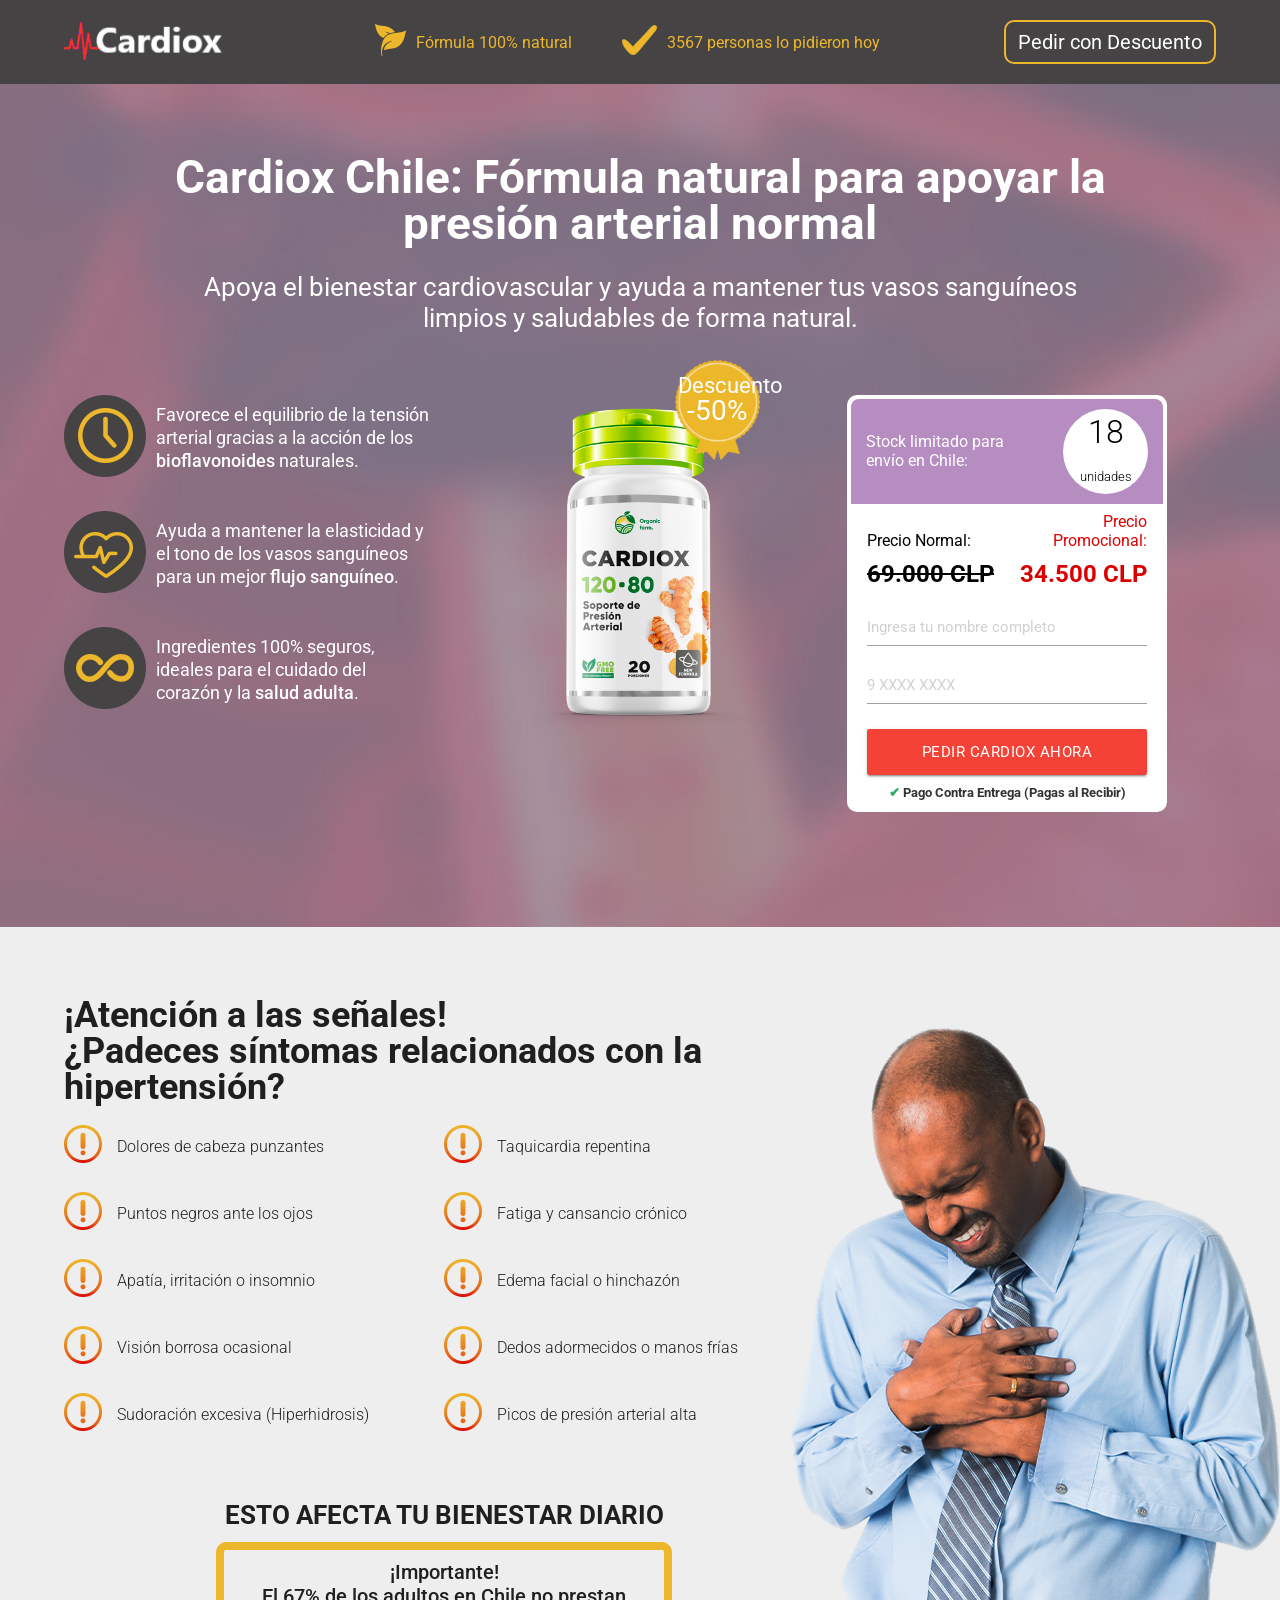
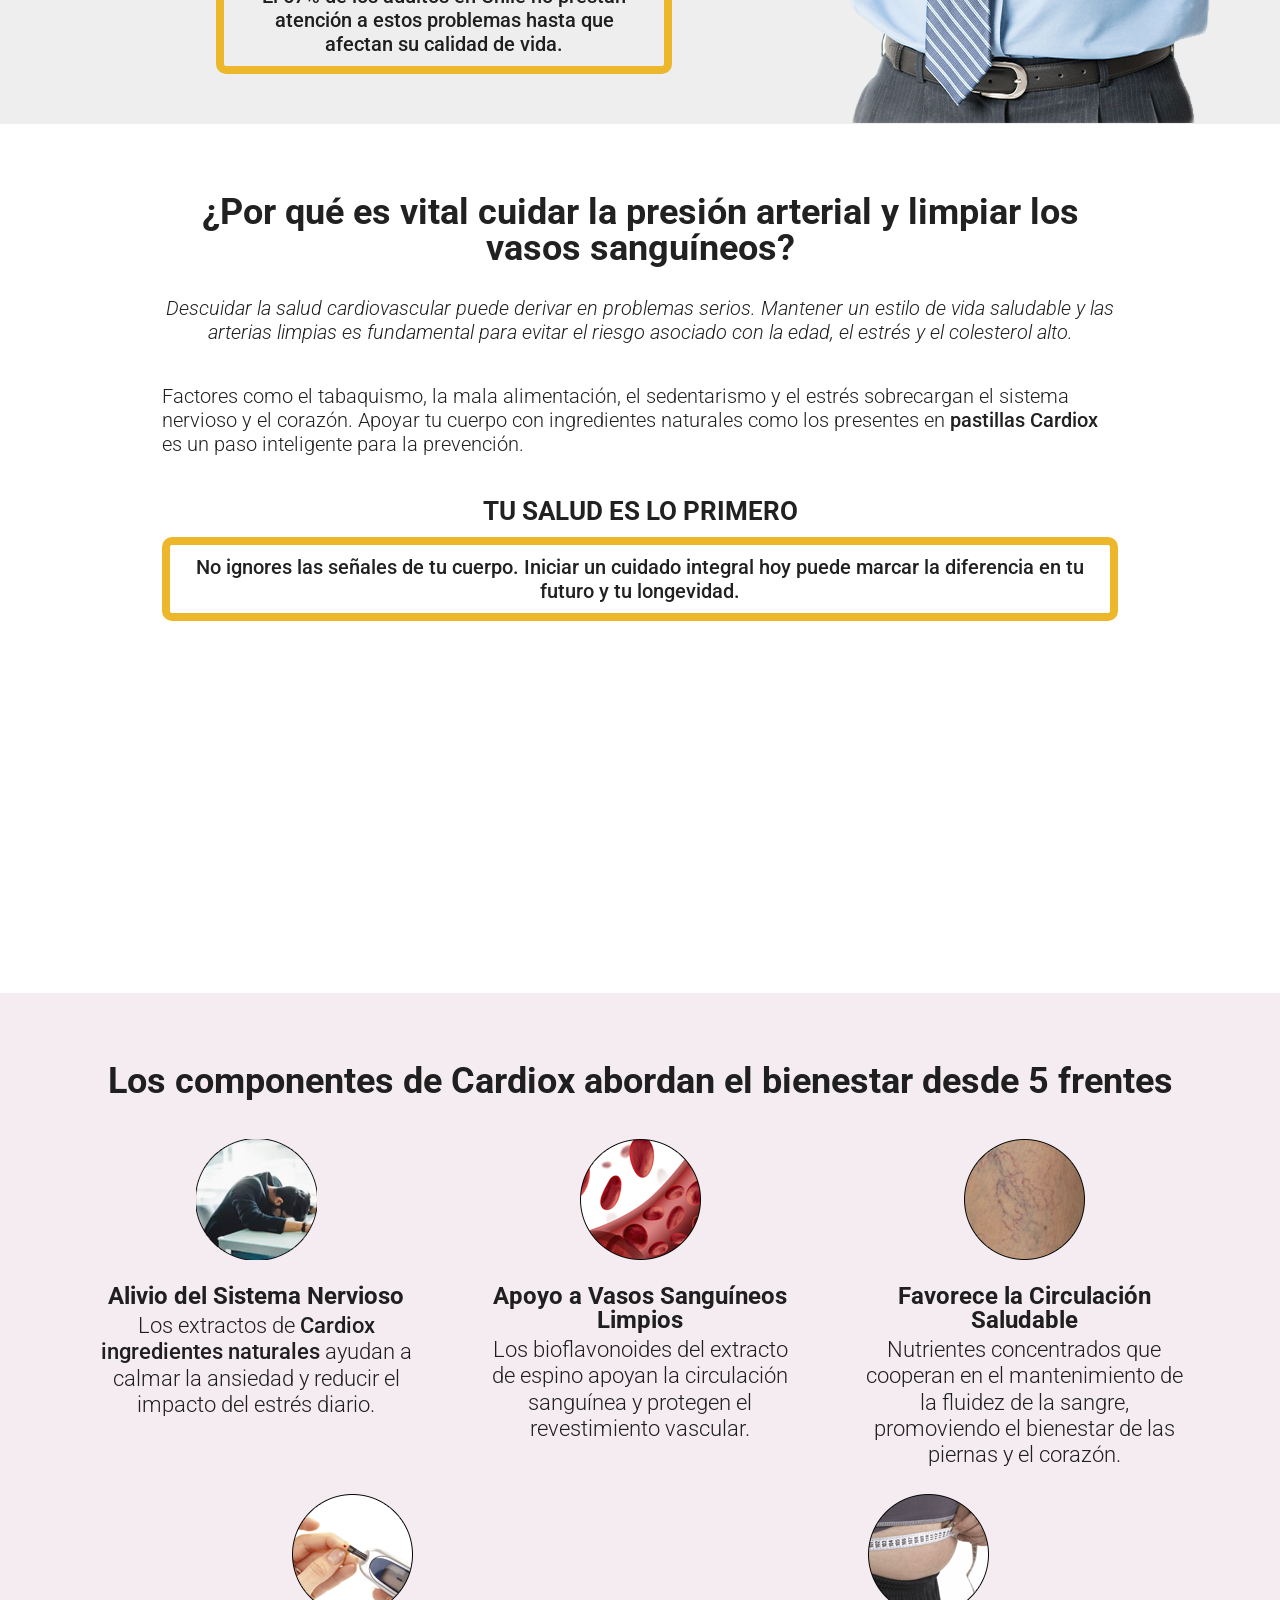
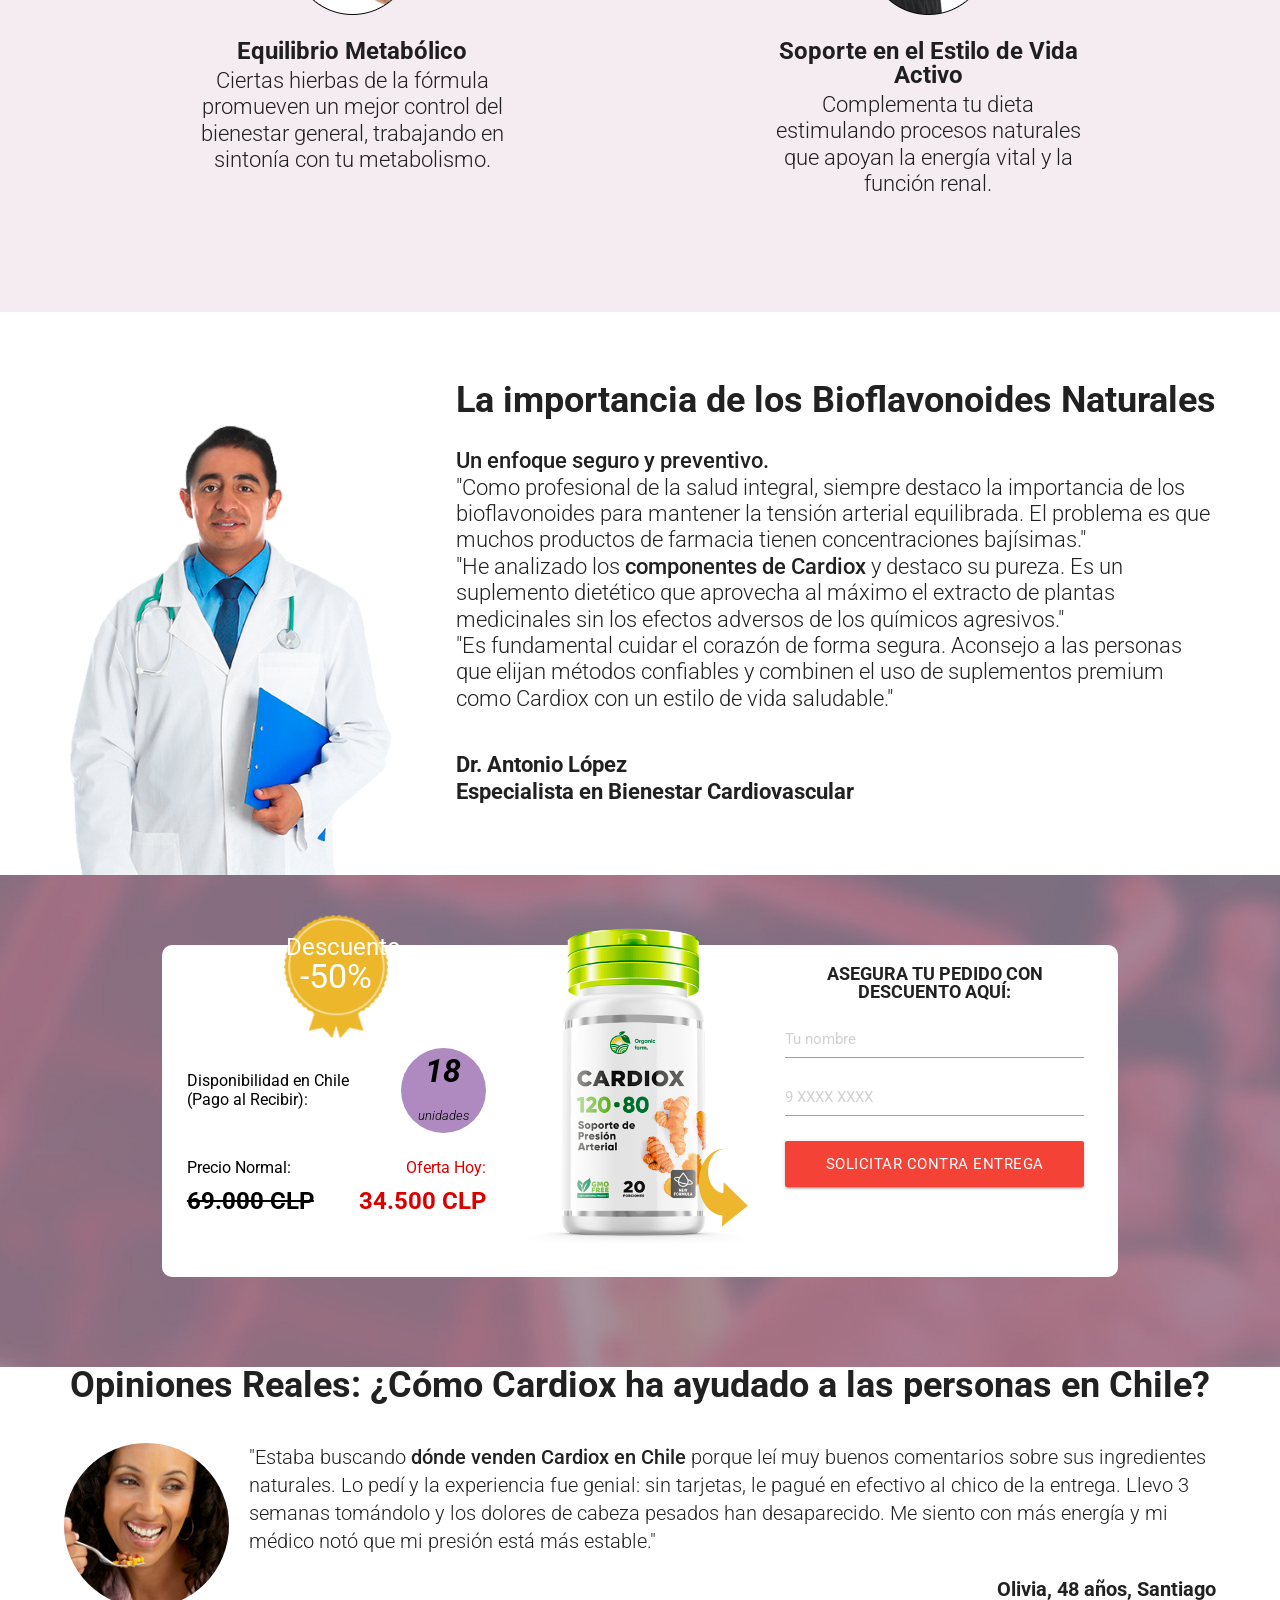
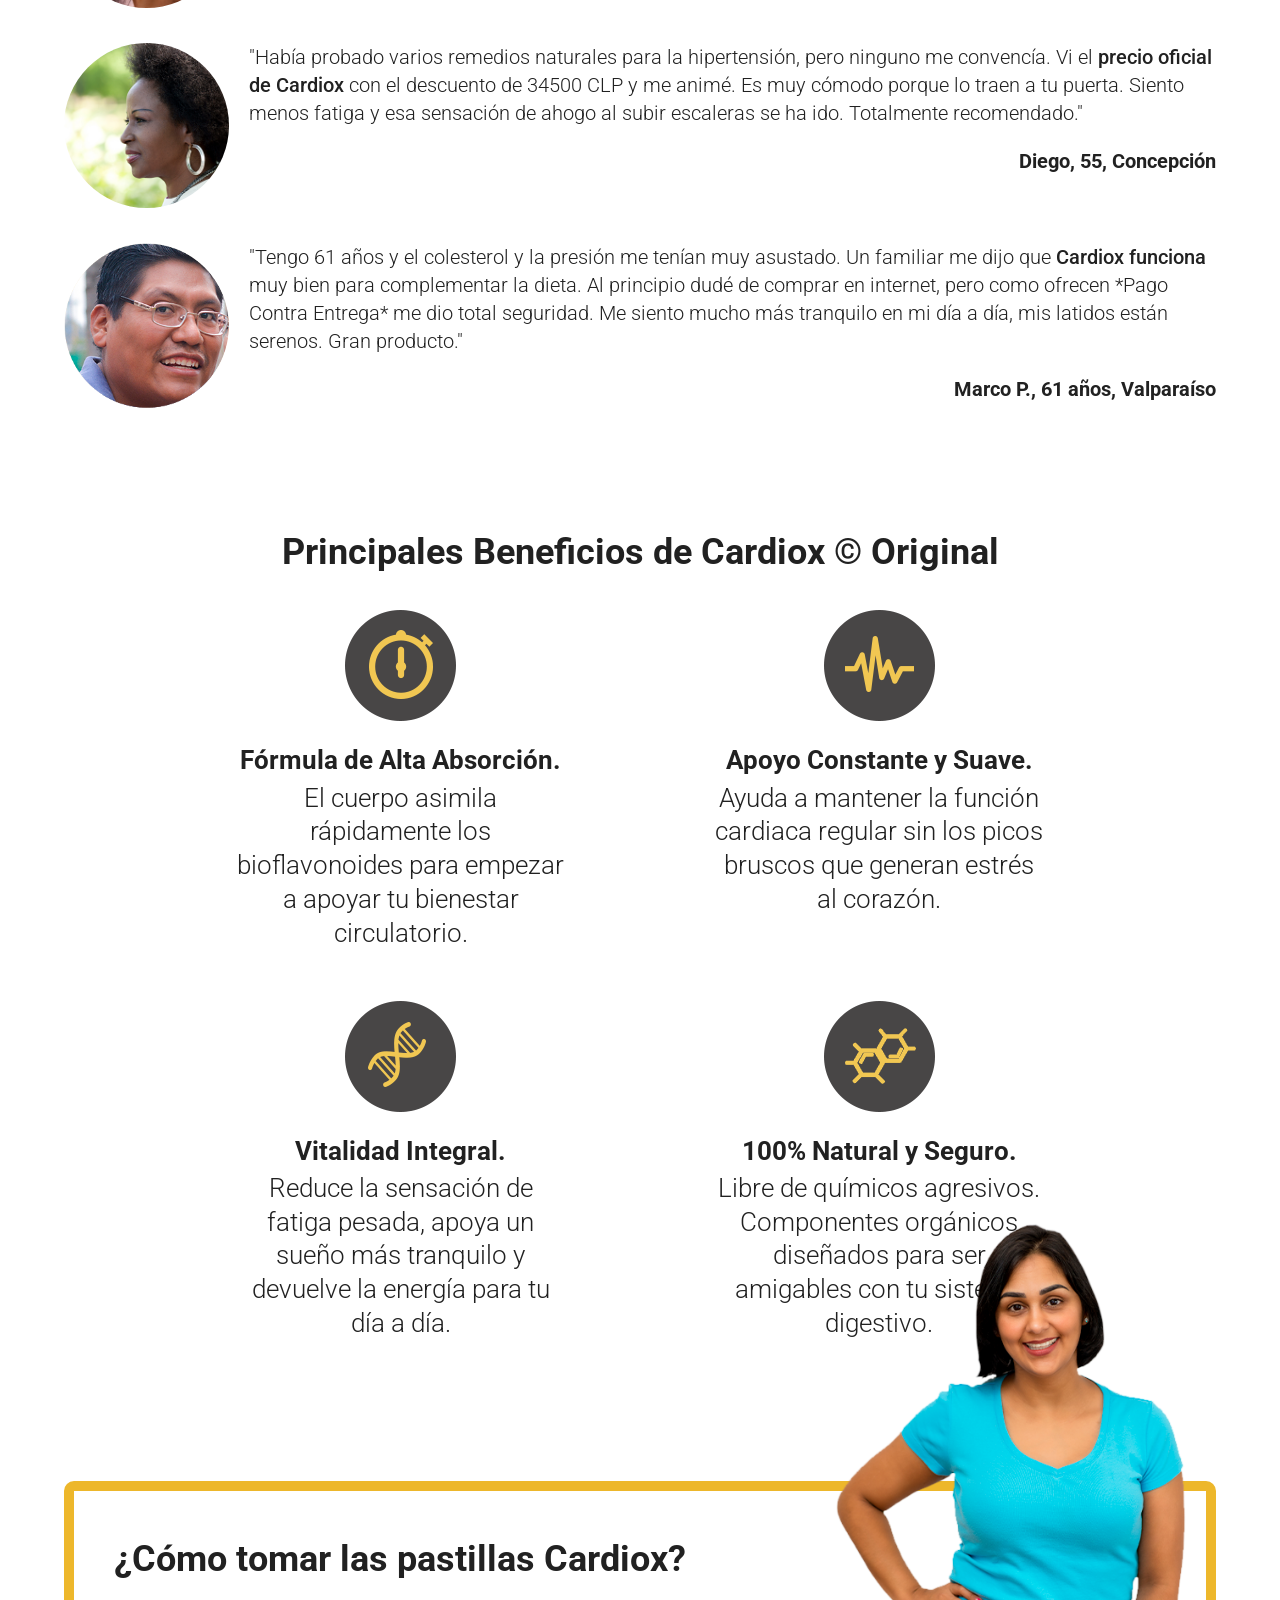
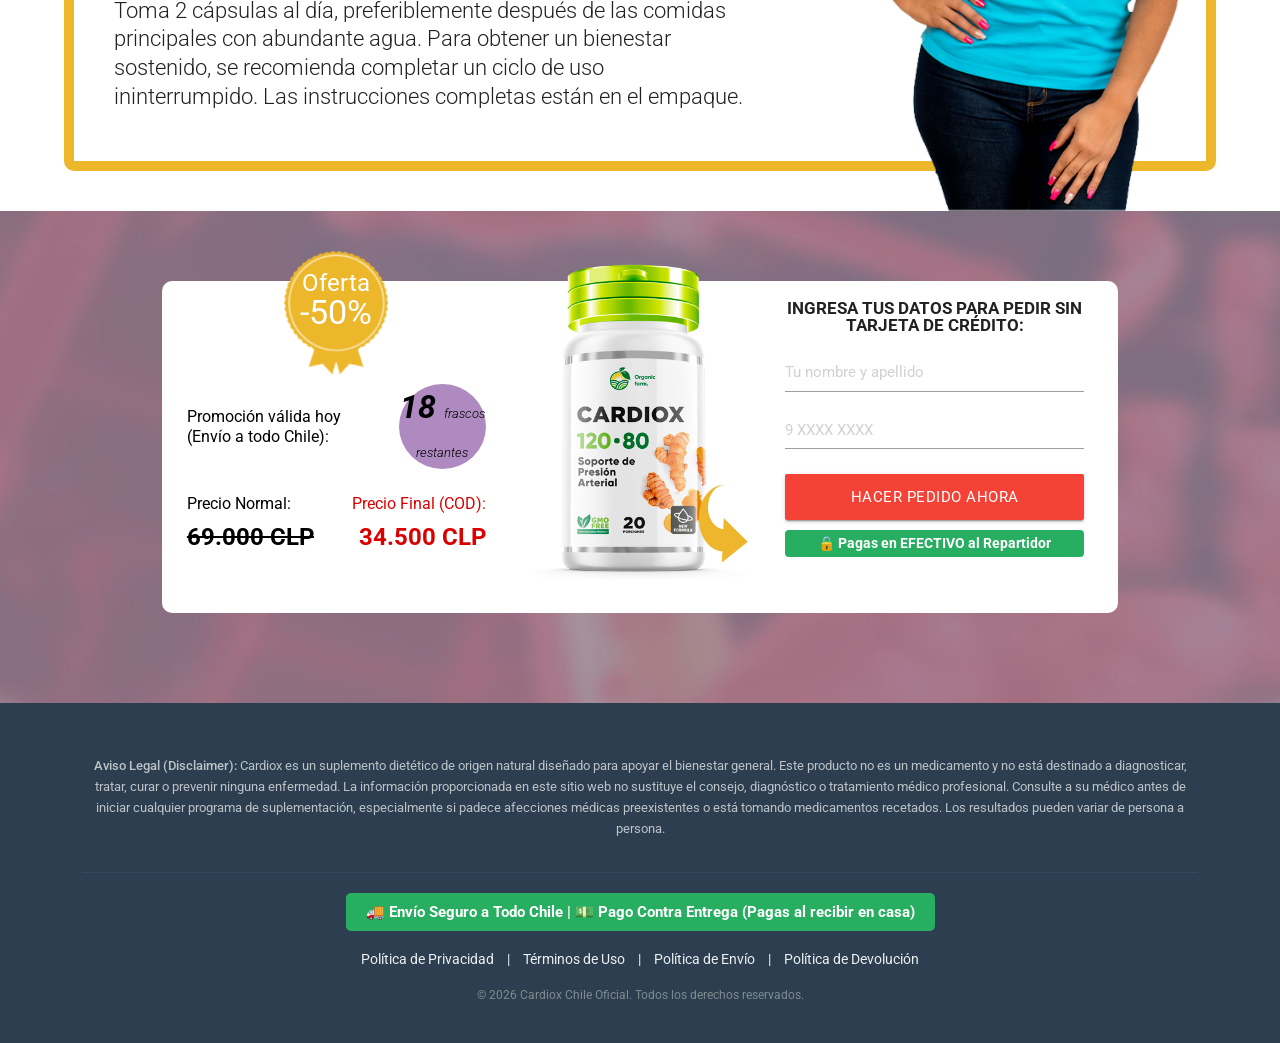
<file: index.html>
<!DOCTYPE html>
<html lang="es-CL">
<head>
	<meta charset="UTF-8">
	<meta name="viewport" content="width=device-width, initial-scale=1.0">
	<meta http-equiv="X-UA-Compatible" content="ie=edge">
	<title>Cardiox Chile | Oferta 50% de Descuento | Pago al Recibir</title>
	<link rel="shortcut icon" href="img/favicon.png" type="image/x-icon">
	<link rel="preconnect" href="https://fonts.googleapis.com">
	<link rel="preconnect" href="https://fonts.gstatic.com" crossorigin>
	<link href="https://fonts.googleapis.com/css2?family=Roboto:wght@300;400&display=swap" rel="stylesheet">
	<link href="css/materialize.min.css" rel="stylesheet">
	<link href="css/animate.css" rel="stylesheet">
	<link href="css/style.css" rel="stylesheet">

    <script type="text/javascript" src="script_land.js" defer></script>

    <meta name="description" content="Pide Cardiox Original en Chile con un 50% de descuento. Fórmula natural para tu bienestar cardiovascular. Paga 34.500 CLP solo al recibir en casa. ¡Pide hoy!">
    <meta name="keywords" content="Cardiox, Cardiox Chile, comprar Cardiox, precio de Cardiox, Cardiox pago contra entrega, Cardiox opiniones, hipertensión">
    <link rel="canonical" href="https://cardiox-cl.vercel.app/">
    <meta name="robots" content="index, follow">
    <meta name="author" content="Cardiox Oficial">
    <meta http-equiv="content-language" content="es-CL">
    <meta name="geo.region" content="CL">

    <meta property="og:title" content="Cardiox Chile | Oferta 50% de Descuento | Pago al Recibir">
    <meta property="og:description" content="Pide Cardiox Original en Chile. Paga 34.500 CLP solo al recibir el producto en tu domicilio. Fórmula segura y natural.">
    <meta property="og:type" content="product">
    <meta property="og:url" content="https://cardiox-cl.vercel.app/">
    <meta property="og:image" content="https://cardiox-cl.vercel.app/img/cardiox-bottle.png">
    <meta property="og:locale" content="es_CL">

    <meta name="twitter:card" content="summary_large_image">
    <meta name="twitter:title" content="Cardiox Chile | Oferta 50% | Paga al Recibir">
    <meta name="twitter:description" content="Pide Cardiox Original en Chile con descuento. Paga seguro al recibir en la puerta de tu casa.">

    <link rel="dns-prefetch" href="https://fonts.googleapis.com">

    <script type="application/ld+json">
    {
      "@context": "https://schema.org",
      "@graph": [
        {
          "@type": "Product",
          "@id": "https://cardiox-cl.vercel.app/#product",
          "name": "Cardiox",
          "description": "Suplemento natural diseñado para apoyar el bienestar cardiovascular. Fórmula premium basada en ingredientes naturales. Compra segura con pago contra entrega en todo Chile.",
          "image": "https://cardiox-cl.vercel.app/img/cardiox-bottle.png",
          "brand": {
            "@type": "Brand",
            "name": "Cardiox"
          },
          "sku": "CARDIOX-CL-001",
          "offers": {
            "@type": "Offer",
            "url": "https://cardiox-cl.vercel.app/",
            "priceCurrency": "CLP",
            "price": "34500",
            "priceValidUntil": "2026-12-31",
            "itemCondition": "https://schema.org/NewCondition",
            "availability": "https://schema.org/InStock",
            "seller": {
              "@type": "Organization",
              "name": "Cardiox Chile Oficial"
            }
          },
          "aggregateRating": {
            "@type": "AggregateRating",
            "ratingValue": "4.8",
            "reviewCount": "124"
          },
          "review": [
            {
              "@type": "Review",
              "author": {
                "@type": "Person",
                "name": "María González"
              },
              "datePublished": "2025-02-15",
              "reviewBody": "Llegó muy rápido y lo mejor es que pagué directamente al repartidor. Me da mucha confianza.",
              "reviewRating": {
                "@type": "Rating",
                "ratingValue": "5"
              }
            },
            {
              "@type": "Review",
              "author": {
                "@type": "Person",
                "name": "Carlos Rodríguez"
              },
              "datePublished": "2025-03-02",
              "reviewBody": "Excelente servicio. El producto llegó sellado y pagué en efectivo. Totalmente recomendado.",
              "reviewRating": {
                "@type": "Rating",
                "ratingValue": "5"
              }
            }
          ]
        },
        {
          "@type": "FAQPage",
          "@id": "https://cardiox-cl.vercel.app/#faq",
          "mainEntity": [
            {
              "@type": "Question",
              "name": "¿Es seguro comprar Cardiox en Chile?",
              "acceptedAnswer": {
                "@type": "Answer",
                "text": "Sí, es 100% seguro. Utilizamos el método de Pago Contra Entrega (COD), lo que significa que no necesitas tarjeta de crédito. Pagas el producto en efectivo directamente al repartidor una vez que lo recibes en tus manos."
              }
            },
            {
              "@type": "Question",
              "name": "¿Cuál es el precio de Cardiox?",
              "acceptedAnswer": {
                "@type": "Answer",
                "text": "Actualmente tenemos una oferta especial del 50% de descuento. El precio final es de 34.500 CLP por unidad. No hay cargos ocultos."
              }
            },
            {
              "@type": "Question",
              "name": "¿Cuánto tarda en llegar el envío?",
              "acceptedAnswer": {
                "@type": "Answer",
                "text": "Los envíos se procesan rápidamente. Dependiendo de tu ubicación en Chile, la entrega suele realizarse en un plazo de 2 a 5 días hábiles."
              }
            }
          ]
        },
        {
          "@type": "WebSite",
          "@id": "https://cardiox-cl.vercel.app/#website",
          "url": "https://cardiox-cl.vercel.app/",
          "name": "Cardiox Chile Oficial"
        },
        {
          "@type": "MedicalWebPage",
          "@id": "https://cardiox-cl.vercel.app/#medicalpage",
          "about": {
            "@type": "HealthTopicContent",
            "name": "Salud Cardiovascular y Suplementos Naturales"
          }
        }
      ]
    }
    </script>

<!-- Google tag (gtag.js) -->
<script async src="https://www.googletagmanager.com/gtag/js?id=AW-17644103603"></script>
<script>
  window.dataLayer = window.dataLayer || [];
  function gtag(){dataLayer.push(arguments);}
  gtag('js', new Date());

  gtag('config', 'AW-17644103603');
</script>

	<script defer
  data-tag="CDPXo0N9KJPqARVeEL4ZQn" 
  src="https://cdn.cckdl.com/js/base.min.js">
</script>

	<meta name="google-site-verification" content="OZ9y92gjrVGx7BCZrwjEiJqnUBSMea5Pd7iJuMbMOGk" />

	<script type="text/javascript">
    (function(c,l,a,r,i,t,y){
        c[a]=c[a]||function(){(c[a].q=c[a].q||[]).push(arguments)};
        t=l.createElement(r);t.async=1;t.src="https://www.clarity.ms/tag/"+i;
        y=l.getElementsByTagName(r)[0];y.parentNode.insertBefore(t,y);
    })(window, document, "clarity", "script", "wxtbl3g81x");
</script>
</head>
<body>

	<div class="preloader-background" style="display:none">
		<div class="preloader-wrapper big active" style="display:none">
			<div class="spinner-layer spinner-blue-only">
				<div class="circle-clipper left">
					<div class="circle"></div>
				</div>
				<div class="gap-patch">
					<div class="circle"></div>
				</div>
				<div class="circle-clipper right">
					<div class="circle"></div>
				</div>
			</div>
		</div>
	</div>
	<main>
		<header>
			<div class="container">
				<div class="row m-0">
					<div class="col xl12 l12 m12 s12">
						<div class="headerContent">
							<div class="logoBox img_box"><img alt="Cardiox Original Logo" src="img/logo.png"></div>
							<div class="headerContent-items">
								<div class="headerItem">
									<div class="headerItem-icon"><img alt="Fórmula 100% orgânica" src="img/headericon_01.png"></div>
									<div class="headerItem-text">Fórmula 100% natural</div>
								</div>
								<div class="headerItem">
									<div class="headerItem-icon"><img alt="Pedidos de Cardiox" src="img/headericon_02.png"></div>
									<div class="headerItem-text">3567 personas lo pidieron hoy</div>
								</div>
							</div>
							<a href="#form" class="headerButton" >Pedir con Descuento</a>
						</div>
					</div>
				</div>
			</div>
		</header>
        
		<section class="block_01">
			<div class="container">
				<div class="row">
					<div class="col xl10 offset-xl1 l12 m12 s12">
						<h1 class="block_01-title">Cardiox Chile: Fórmula natural para apoyar la presión arterial normal</h1>
						<p class="block_01-subtitle">Apoya el bienestar cardiovascular y ayuda a mantener tus vasos sanguíneos limpios y saludables de forma natural.</p>
					</div>
				</div>
				<div class="row">
					<div class="col xl4 l4 m12 s12">
						<div class="plusesItem dflex">
							<div class="img_box plusesItem-icon"><img alt="Normaliza la presión" src="img/plusico_01.png"></div>
							<div class="plusesItem-text">Favorece el equilibrio de la tensión arterial gracias a la acción de los <strong>bioflavonoides</strong> naturales.</div>
						</div>
						<div class="plusesItem dflex">
							<div class="img_box plusesItem-icon"><img alt="Elasticidad de vasos" src="img/plusico_02.png"></div>
							<div class="plusesItem-text">Ayuda a mantener la elasticidad y el tono de los vasos sanguíneos para un mejor <strong>flujo sanguíneo</strong>.</div>
						</div>
						<div class="plusesItem dflex">
							<div class="img_box plusesItem-icon"><img alt="Seguro y natural" src="img/plusico_03.png"></div>
							<div class="plusesItem-text">Ingredientes 100% seguros, ideales para el cuidado del corazón y la <strong>salud adulta</strong>.</div>
						</div>
					</div>
					<div class="col xl4 l4 m6 s12">
						<div class="img_box productBox">
							<img alt="Botella de Cardiox 34500 CLP" src="img/product.png">
							<div class="obj saleBox">Descuento <span> -50% </span></div>
						</div>
					</div>
					<div class="col xl4 l4 m6 s12">
						<div class="formBox">
							<div class="dflex formBox-header">
								<div class="formBox-header__text">Stock limitado para envío en Chile:</div>
								<div class="valign-wrapper formBox-header__count">
									<div><span class="countBox"> 18 </span><b> unidades </b></div>
								</div>
							</div>
							<div class="formBox-content">
								<div class="dflex priceBox">
									<div class="priceBox-item">
										<div class="oldPrice">
											<div class="priceBox-title">Precio Normal:</div>
											<div class="priceBox-info al-cost-promo"> 69000 CLP</div>
										</div>
									</div>
									<div class="priceBox-item">
										<div class="newPrice">
											<div class="priceBox-title">Precio Promocional:</div>
											<div class="priceBox-info al-cost"> 34500 CLP</div>
										</div>
									</div>
								</div>
								<div class="orderForm">
									<form class="orderForm al-form" id="order_form_1" method="POST" action="/api/order">
										<input type="hidden" name="country" value="CL">
										<input type="hidden" name="gclid" value="">
										<input type="hidden" name="sub1" value="">
										<input type="hidden" name="sub2" value="">
										<input type="hidden" name="sub3" value="">
										<input type="hidden" name="sub4" value="">
										<input type="hidden" name="sub5" value="">
										<input type="hidden" name="utm_source" value="">
										<input type="hidden" name="utm_medium" value="">
										<input type="hidden" name="utm_campaign" value="">
										<div class="input-field">
											<input id="name_1" name="name" placeholder="Ingresa tu nombre completo" type="text" required>
										</div>
										<div class="input-field">
											<input class="only_number" id="phone_1" name="phone" placeholder="9 XXXX XXXX" type="tel" inputmode="tel" maxlength="13" required>
										</div>
										<div class="buttonBox">
											<button class="waves-effect btn red button__text customBtn" type="submit">Pedir Cardiox Ahora</button>
                                            <div style="text-align: center; margin-top: 10px; font-size: 13px; color: #333; font-weight: bold;">
                                                <span style="color: #27ae60;">✔</span> Pago Contra Entrega (Pagas al Recibir)
                                            </div>
										</div>
									</form>
								</div>
							</div>
						</div>
					</div>
				</div>
			</div>
		</section>

		<section class="block_02">
			<div class="container">
				<div class="obj objBox1"><img alt="Hombre con hipertensión" class="lazy" src="img/men.png"></div>
				<div class="row m-0">
					<div class="col xl8 l8 m12 s12">
                        <h2 class="block_02-title"><span> ¡Atención a las señales! </span> ¿Padeces síntomas relacionados con la hipertensión?</h2>
						<div class="dflex symptomBox">
							<div class="dflex symptomBox-item">
								<div class="symptomItem-icon"><img alt="Síntoma" src="img/attantion.png"></div>
								<div class="symptomItem-text">Dolores de cabeza punzantes</div>
							</div>
							<div class="dflex symptomBox-item">
								<div class="symptomItem-icon"><img alt="Síntoma" src="img/attantion.png"></div>
								<div class="symptomItem-text">Taquicardia repentina</div>
							</div>
							<div class="dflex symptomBox-item">
								<div class="symptomItem-icon"><img alt="Síntoma" src="img/attantion.png"></div>
								<div class="symptomItem-text">Puntos negros ante los ojos</div>
							</div>
							<div class="dflex symptomBox-item">
								<div class="symptomItem-icon"><img alt="Síntoma" src="img/attantion.png"></div>
								<div class="symptomItem-text">Fatiga y cansancio crónico</div>
							</div>
							<div class="dflex symptomBox-item">
								<div class="symptomItem-icon"><img alt="Síntoma" src="img/attantion.png"></div>
								<div class="symptomItem-text">Apatía, irritación o insomnio</div>
							</div>
							<div class="dflex symptomBox-item">
								<div class="symptomItem-icon"><img alt="Síntoma" src="img/attantion.png"></div>
								<div class="symptomItem-text">Edema facial o hinchazón</div>
							</div>
							<div class="dflex symptomBox-item">
								<div class="symptomItem-icon"><img alt="Síntoma" src="img/attantion.png"></div>
								<div class="symptomItem-text">Visión borrosa ocasional</div>
							</div>
							<div class="dflex symptomBox-item">
								<div class="symptomItem-icon"><img alt="Síntoma" src="img/attantion.png"></div>
								<div class="symptomItem-text">Dedos adormecidos o manos frías</div>
							</div>
							<div class="dflex symptomBox-item">
								<div class="symptomItem-icon"><img alt="Síntoma" src="img/attantion.png"></div>
								<div class="symptomItem-text">Sudoración excesiva (Hiperhidrosis)</div>
							</div>
							<div class="dflex symptomBox-item">
								<div class="symptomItem-icon"><img alt="Síntoma" src="img/attantion.png"></div>
								<div class="symptomItem-text">Picos de presión arterial alta</div>
							</div>
						</div>
						<div class="bannerBox">
							<div class="bannerBox-title">ESTO AFECTA TU BIENESTAR DIARIO</div>
							<div class="bannerBox-text"><span> ¡Importante! </span> El 67% de los adultos en Chile no prestan atención a estos problemas hasta que afectan su calidad de vida.</div>
						</div>
					</div>
				</div>
			</div>
		</section>

		<section class="block_03">
			<div class="container">
				<div class="row">
					<div class="col xl10 offset-xl1 l12 m12 s12">
                        <h2 class="block_03-title">¿Por qué es vital cuidar la presión arterial y limpiar los vasos sanguíneos?</h2>
						<div class="block_03-subtitle center-align">
							<i>
								Descuidar la salud cardiovascular puede derivar en problemas serios. Mantener un estilo de vida saludable y las arterias limpias es fundamental para evitar el riesgo asociado con la edad, el estrés y el colesterol alto.
							</i>
						</div>
						<div class="block_03-subtitle">
							Factores como el tabaquismo, la mala alimentación, el sedentarismo y el estrés sobrecargan el sistema nervioso y el corazón. Apoyar tu cuerpo con ingredientes naturales como los presentes en <strong>pastillas Cardiox</strong> es un paso inteligente para la prevención.
						</div>
						<div class="bannerBox">
							<div class="bannerBox-title">TU SALUD ES LO PRIMERO</div>
							<div class="bannerBox-text">No ignores las señales de tu cuerpo. Iniciar un cuidado integral hoy puede marcar la diferencia en tu futuro y tu longevidad.</div>
						</div>
					</div>
				</div>
			</div>
		</section>

		<section class="block_04 valign-wrapper parallax-container">
			<div class="parallax"><img alt="Fondo Cardiox Científico" class="lazy" src="img/bg_04.png"></div>
			<div class="container">
				<div class="row m-0">
					<div class="col xl9 l12 m12 s12">
                        <h2 class="block_04-title">La fórmula natural desarrollada para tu cuidado cardiovascular</h2>
						<div class="block_04-text">Especialistas en bienestar dedicaron años a encontrar la combinación exacta de extractos naturales de alta pureza.</div>
						<div class="block_04-text">El resultado es el suplemento dietético <strong>Cardiox Original</strong>, diseñado con los más altos estándares.</div>
						<div class="block_04-text">
							Fabricado bajo estrictas normas de calidad, este producto busca ofrecer un apoyo seguro, discreto y sin requerir recetas complicadas, confiando en el poder de la naturaleza.
						</div>
					</div>
				</div>
			</div>
		</section>

		<section class="block_05">
			<div class="container">
				<div class="row">
					<div class="col xl12 l12 m12 s12">
                        <h2 class="block_05-title">Los componentes de Cardiox abordan el bienestar desde 5 frentes</h2>
						<div class="dflex causesBox">
							<div class="causesBox-item">
								<div class="causesBox-icon img_box"><img alt="Estrés" src="img/cause_01.png"></div>
								<div class="causesBox-title">Alivio del Sistema Nervioso</div>
								<div class="causesBox-text">Los extractos de <strong>Cardiox ingredientes naturales</strong> ayudan a calmar la ansiedad y reducir el impacto del estrés diario.</div>
							</div>
							<div class="causesBox-item">
								<div class="causesBox-icon img_box"><img alt="Vasos sanguíneos" src="img/cause_02.png"></div>
								<div class="causesBox-title">Apoyo a Vasos Sanguíneos Limpios</div>
								<div class="causesBox-text">Los bioflavonoides del extracto de espino apoyan la circulación sanguínea y protegen el revestimiento vascular.</div>
							</div>
							<div class="causesBox-item">
								<div class="causesBox-icon img_box"><img alt="Circulación" src="img/cause_03.png"></div>
								<div class="causesBox-title">Favorece la Circulación Saludable</div>
								<div class="causesBox-text">
									Nutrientes concentrados que cooperan en el mantenimiento de la fluidez de la sangre, promoviendo el bienestar de las piernas y el corazón.
								</div>
							</div>
							<div class="causesBox-item">
								<div class="causesBox-icon img_box"><img alt="Niveles de azúcar" src="img/cause_04.png"></div>
								<div class="causesBox-title">Equilibrio Metabólico</div>
								<div class="causesBox-text">Ciertas hierbas de la fórmula promueven un mejor control del bienestar general, trabajando en sintonía con tu metabolismo.</div>
							</div>
							<div class="causesBox-item">
								<div class="causesBox-icon img_box"><img alt="Peso" src="img/cause_05.png"></div>
								<div class="causesBox-title">Soporte en el Estilo de Vida Activo</div>
								<div class="causesBox-text">Complementa tu dieta estimulando procesos naturales que apoyan la energía vital y la función renal.</div>
							</div>
						</div>
					</div>
				</div>
			</div>
		</section>

		<section class="block_06">
			<div class="container">
				<div class="obj objBox2"><img alt="Opinión Médico" class="lazy" src="img/expert.png"></div>
				<div class="row m-0">
					<div class="col xl8 offset-xl4 l10 offset-l2 m12 s12">
                        <h2 class="block_06-title">La importancia de los Bioflavonoides Naturales</h2>
						<div class="block_06-text"><strong>Un enfoque seguro y preventivo.</strong></div>
						<div class="block_06-text">
							"Como profesional de la salud integral, siempre destaco la importancia de los bioflavonoides para mantener la tensión arterial equilibrada. El problema es que muchos productos de farmacia tienen concentraciones bajísimas."
						</div>
						<div class="block_06-text">
							"He analizado los <strong>componentes de Cardiox</strong> y destaco su pureza. Es un suplemento dietético que aprovecha al máximo el extracto de plantas medicinales sin los efectos adversos de los químicos agresivos."
						</div>
						<div class="block_06-text">
							"Es fundamental cuidar el corazón de forma segura. Aconsejo a las personas que elijan métodos confiables y combinen el uso de suplementos premium como Cardiox con un estilo de vida saludable."
						</div>
						<div class="expertName"><span> Dr. Antonio López </span> Especialista en Bienestar Cardiovascular</div>
					</div>
				</div>
			</div>
		</section>

		<section class="block_07">
			<div class="container">
				<div class="row">
					<div class="col xl10 offset-xl1 l12 m6 offset-m4 s12">
						<div class="dflex customForm">
							<div class="customForm-item">
								<div class="saleBox">Descuento <span> -50% </span></div>
								<div class="dflex customForm-header">
									<div class="formBox-header__text">Disponibilidad en Chile (Pago al Recibir):</div>
									<div class="valign-wrapper formBox-header__count">
										<div><span class="countBox"> 18 </span><b> unidades </b></div>
									</div>
								</div>
								<div class="dflex priceBox">
									<div class="priceBox-item">
										<div class="oldPrice">
											<div class="priceBox-title">Precio Normal:</div>
											<div class="priceBox-info al-cost-promo"> 69000 CLP</div>
										</div>
									</div>
									<div class="priceBox-item">
										<div class="newPrice">
											<div class="priceBox-title">Oferta Hoy:</div>
											<div class="priceBox-info al-cost"> 34500 CLP</div>
										</div>
									</div>
								</div>
							</div>
							<div class="customForm-item">
								<div class="img_box productBox"><img alt="Comprar Cardiox en Chile" src="img/product.png"><img alt="Flecha de descuento" class="obj objArrow" src="img/arrow.png"></div>
							</div>
							<div class="customForm-item">
								<h3 class="customForm-title" style="font-size: 1.2rem; font-weight:bold;">Asegura tu pedido con descuento aquí:</h3>
								<form class="orderForm al-form" id="order_form_2" method="POST" action="/api/order">
									<input type="hidden" name="country" value="CL">
									<input type="hidden" name="gclid" value="">
									<input type="hidden" name="sub1" value="">
									<input type="hidden" name="sub2" value="">
									<input type="hidden" name="sub3" value="">
									<input type="hidden" name="sub4" value="">
									<input type="hidden" name="sub5" value="">
									<input type="hidden" name="utm_source" value="">
									<input type="hidden" name="utm_medium" value="">
									<input type="hidden" name="utm_campaign" value="">
									<div class="input-field">
										<input id="name_2" name="name" placeholder="Tu nombre" type="text" required>
									</div>
									<div class="input-field">
										<input class="only_number" id="phone_2" name="phone" placeholder="9 XXXX XXXX" type="tel" inputmode="tel" maxlength="13" required>
									</div>
									<div class="buttonBox">
										<button class="waves-effect btn red button__text customBtn" type="submit">Solicitar Contra Entrega</button>
									</div>
								</form>
							</div>
						</div>
					</div>
				</div>
			</div>
		</section>

		<section class="block_09">
			<div class="container">
				<div class="row">
					<div class="col xl12 l12 m12 s12">
                        <h2 class="block_09-title">Opiniones Reales: ¿Cómo Cardiox ha ayudado a las personas en Chile?</h2>
						<div class="reviewsBox">
							<div class="dflex reviewItem">
								<div class="reviewItem-avatar img_box"><img alt="Opiniones Cardiox" src="img/review_01.jpg"></div>
								<div class="reviewItem-text">
									"Estaba buscando <strong>dónde venden Cardiox en Chile</strong> porque leí muy buenos comentarios sobre sus ingredientes naturales. Lo pedí y la experiencia fue genial: sin tarjetas, le pagué en efectivo al chico de la entrega. Llevo 3 semanas tomándolo y los dolores de cabeza pesados han desaparecido. Me siento con más energía y mi médico notó que mi presión está más estable."
									<span class="authorName"> Olivia, 48 años, Santiago </span>
								</div>
							</div>
							<div class="dflex reviewItem">
								<div class="reviewItem-avatar img_box"><img alt="Testimonios Cardiox" src="img/review_02.jpg"></div>
								<div class="reviewItem-text">
									"Había probado varios remedios naturales para la hipertensión, pero ninguno me convencía. Vi el <strong>precio oficial de Cardiox</strong> con el descuento de 34500 CLP y me animé. Es muy cómodo porque lo traen a tu puerta. Siento menos fatiga y esa sensación de ahogo al subir escaleras se ha ido. Totalmente recomendado." <span class="authorName"> Diego, 55, Concepción </span>
								</div>
							</div>
							<div class="dflex reviewItem">
								<div class="reviewItem-avatar img_box"><img alt="Cardiox funciona" src="img/review_03.png"></div>
								<div class="reviewItem-text">
									"Tengo 61 años y el colesterol y la presión me tenían muy asustado. Un familiar me dijo que <strong>Cardiox funciona</strong> muy bien para complementar la dieta. Al principio dudé de comprar en internet, pero como ofrecen *Pago Contra Entrega* me dio total seguridad. Me siento mucho más tranquilo en mi día a día, mis latidos están serenos. Gran producto."
									<span class="authorName"> Marco P., 61 años, Valparaíso </span>
								</div>
							</div>
						</div>
					</div>
				</div>
			</div>
		</section>

		<section class="block_10">
			<div class="container">
				<div class="row">
					<div class="col xl10 offset-xl1 l12 m12 s12">
                        <h2 class="block_10-title">Principales Beneficios de Cardiox © Original</h2>
						<div class="dflex productBonus">
							<div class="bonusItem center-align">
								<div class="bonusItem-icon img_box"><img alt="Ayuda rápida" src="img/bonus_01.png"></div>
								<div class="bonusItem-title">Fórmula de Alta Absorción.</div>
								<div class="bonusItem-text">El cuerpo asimila rápidamente los bioflavonoides para empezar a apoyar tu bienestar circulatorio.</div>
							</div>
							<div class="bonusItem center-align">
								<div class="bonusItem-icon img_box"><img alt="Protección" src="img/bonus_02.png"></div>
								<div class="bonusItem-title">Apoyo Constante y Suave.</div>
								<div class="bonusItem-text">Ayuda a mantener la función cardiaca regular sin los picos bruscos que generan estrés al corazón.</div>
							</div>
							<div class="bonusItem center-align">
								<div class="bonusItem-icon img_box"><img alt="Mejora integral" src="img/bonus_03.png"></div>
								<div class="bonusItem-title">Vitalidad Integral.</div>
								<div class="bonusItem-text">Reduce la sensación de fatiga pesada, apoya un sueño más tranquilo y devuelve la energía para tu día a día.</div>
							</div>
							<div class="bonusItem center-align">
								<div class="bonusItem-icon img_box"><img alt="Natural" src="img/bonus_04.png"></div>
								<div class="bonusItem-title">100% Natural y Seguro.</div>
								<div class="bonusItem-text">Libre de químicos agresivos. Componentes orgánicos diseñados para ser amigables con tu sistema digestivo.</div>
							</div>
						</div>
					</div>
				</div>
			</div>
		</section>

		<section class="block_11">
			<div class="container">
				<div class="row">
					<div class="col xl12 l12 m12 s12">
						<div class="howToUse valign-wrapper">
							<div class="obj objBox3 img_box"><img alt="Cómo tomar Cardiox" class="lazy" src="img/women.png"></div>
							<div class="howToUse-content">
								<h3 class="howToUse-title">¿Cómo tomar las pastillas Cardiox?</h3>
								<div class="howToUse-text">Toma 2 cápsulas al día, preferiblemente después de las comidas principales con abundante agua. Para obtener un bienestar sostenido, se recomienda completar un ciclo de uso ininterrumpido. Las instrucciones completas están en el empaque.</div>
							</div>
						</div>
					</div>
				</div>
			</div>
		</section>

		<section class="block_12">
			<div class="container">
				<div class="row">
					<div class="col xl10 offset-xl1 l12 m7 offset-m4 s12">
						<div class="dflex customForm">
							<div class="customForm-item">
								<div class="saleBox">Oferta <span> -50% </span></div>
								<div class="dflex customForm-header">
									<div class="formBox-header__text">Promoción válida hoy (Envío a todo Chile):</div>
									<div class="valign-wrapper formBox-header__count">
										<div><span class="countBox"> 18 </span><b> frascos restantes </b></div>
									</div>
								</div>
								<div class="dflex priceBox">
									<div class="priceBox-item">
										<div class="oldPrice">
											<div class="priceBox-title">Precio Normal:</div>
											<div class="priceBox-info al-cost-promo"> 69000 CLP</div>
										</div>
									</div>
									<div class="priceBox-item">
										<div class="newPrice">
											<div class="priceBox-title">Precio Final (COD):</div>
											<div class="priceBox-info al-cost"> 34500 CLP</div>
										</div>
									</div>
								</div>
							</div>
							<div class="customForm-item" id="form">
								<div class="img_box productBox"><img alt="Cardiox en promoción" src="img/product.png"><img alt="Flecha" class="obj objArrow" src="img/arrow.png"></div>
							</div>
							<div class="customForm-item">
								<h3 class="customForm-title" style="font-size: 1.1rem; font-weight:bold;">Ingresa tus datos para pedir sin tarjeta de crédito:</h3>
								<form class="orderForm al-form" id="order_form_3" method="POST" action="/api/order">
									<input type="hidden" name="country" value="CL">
									<input type="hidden" name="gclid" value="">
									<input type="hidden" name="sub1" value="">
									<input type="hidden" name="sub2" value="">
									<input type="hidden" name="sub3" value="">
									<input type="hidden" name="sub4" value="">
									<input type="hidden" name="sub5" value="">
									<input type="hidden" name="utm_source" value="">
									<input type="hidden" name="utm_medium" value="">
									<input type="hidden" name="utm_campaign" value="">
									<div class="input-field">
										<input id="name_3" name="name" placeholder="Tu nombre y apellido" type="text" required>
									</div>
									<div class="input-field">
										<input class="only_number" id="phone_3" name="phone" placeholder="9 XXXX XXXX" type="tel" inputmode="tel" maxlength="13" required>
									</div>
									<div class="buttonBox">
										<button class="waves-effect btn red button__text customBtn" type="submit">HACER PEDIDO AHORA</button>
                                        <div style="text-align: center; margin-top: 10px; font-size: 14px; color: #fff; font-weight: bold; background: #27ae60; padding: 5px; border-radius: 4px;">
                                            🔒 Pagas en EFECTIVO al Repartidor
                                        </div>
									</div>
								</form>
							</div>
						</div>
					</div>
				</div>
			</div>
		</section>
	</main>

    <footer style="background-color: #2c3e50; color: #ecf0f1; padding: 40px 20px; font-family: 'Roboto', sans-serif; text-align: center;">
        <div class="container">
            <div style="margin-bottom: 20px; border-bottom: 1px solid #34495e; padding-bottom: 20px;">
                <p style="font-size: 13px; line-height: 1.6; color: #bdc3c7;">
                    <strong>Aviso Legal (Disclaimer):</strong> Cardiox es un suplemento dietético de origen natural diseñado para apoyar el bienestar general. Este producto no es un medicamento y no está destinado a diagnosticar, tratar, curar o prevenir ninguna enfermedad. La información proporcionada en este sitio web no sustituye el consejo, diagnóstico o tratamiento médico profesional. Consulte a su médico antes de iniciar cualquier programa de suplementación, especialmente si padece afecciones médicas preexistentes o está tomando medicamentos recetados. Los resultados pueden variar de persona a persona.
                </p>
            </div>
            
            <div style="margin-bottom: 20px;">
                <span style="display: inline-block; background: #27ae60; color: white; padding: 10px 20px; border-radius: 5px; font-weight: bold; font-size: 15px;">
                    🚚 Envío Seguro a Todo Chile | 💵 Pago Contra Entrega (Pagas al recibir en casa)
                </span>
            </div>

            <div style="font-size: 14px;">
                <a href="politica-de-privacidad.html" style="color: #ecf0f1; text-decoration: none; margin: 0 10px;">Política de Privacidad</a> |
                <a href="terminos-de-uso.html" style="color: #ecf0f1; text-decoration: none; margin: 0 10px;">Términos de Uso</a> |
                <a href="politica-de-envio.html" style="color: #ecf0f1; text-decoration: none; margin: 0 10px;">Política de Envío</a> |
                <a href="politica-de-devolucion.html" style="color: #ecf0f1; text-decoration: none; margin: 0 10px;">Política de Devolución</a>
            </div>
            
            <div style="margin-top: 20px; font-size: 12px; color: #7f8c8d;">
                &copy; <script>document.write(new Date().getFullYear());</script> Cardiox Chile Oficial. Todos los derechos reservados.
            </div>
        </div>
    </footer>

	<script src="js/jquery.js"></script>
	<script src="js/terradrew.js"></script>
	<script src="/tl-validator.js?country=cl&label=false"></script>

</body>
</html>
</file>
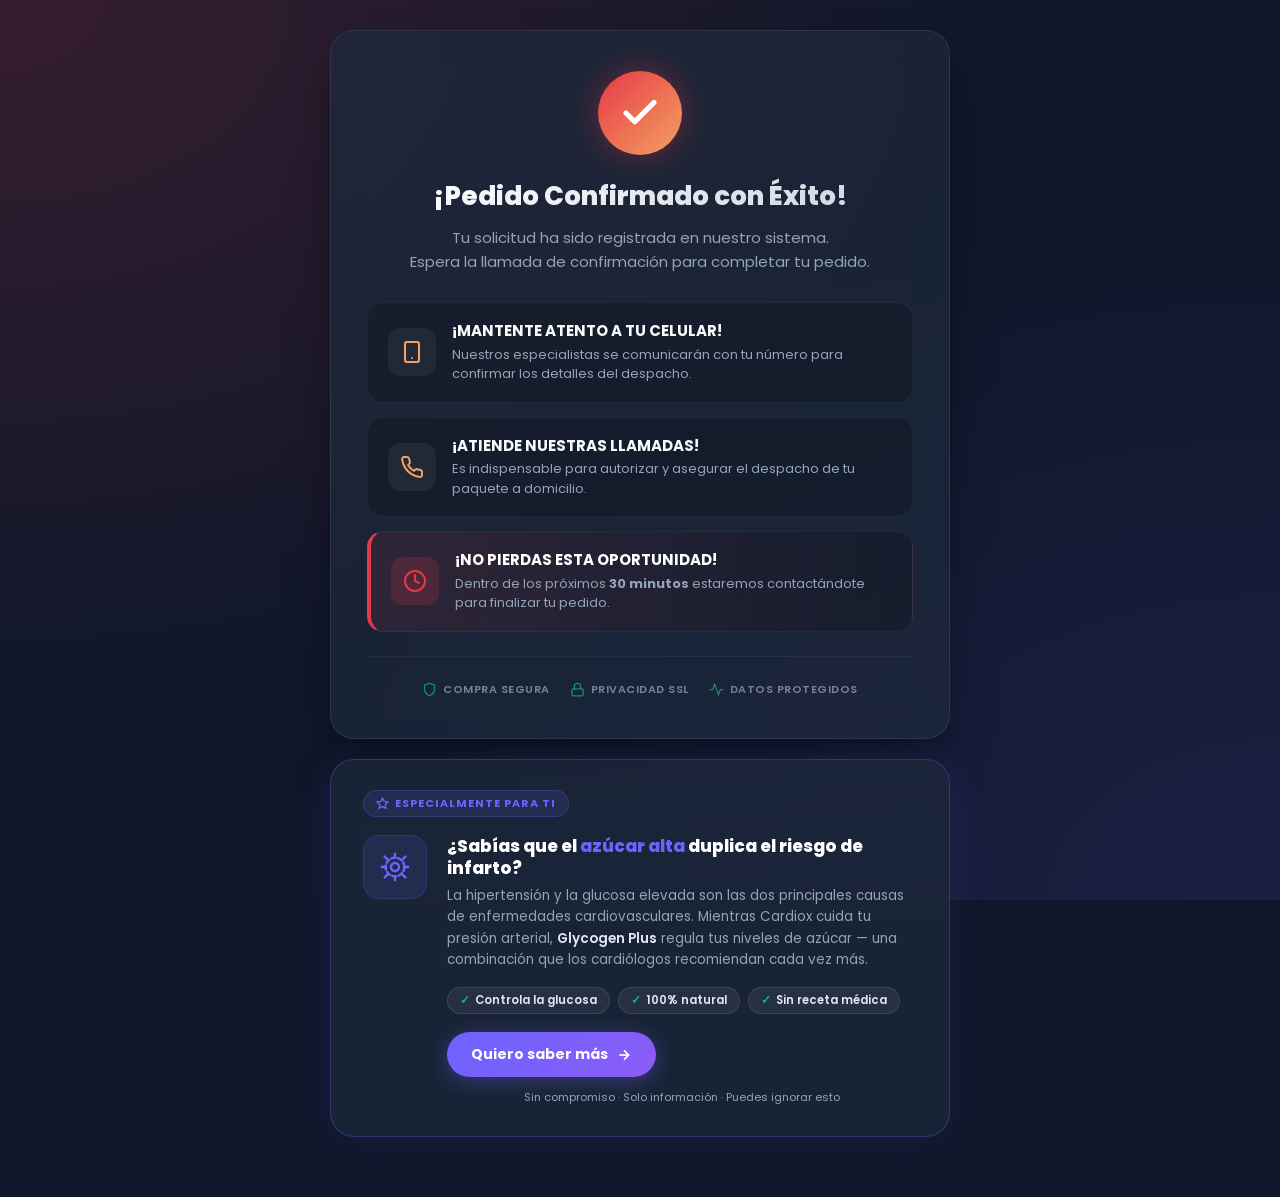
<file: cl-success.html>
<!DOCTYPE html>
<html lang="es-CL">
<head>
    <meta charset="UTF-8">
    <meta name="viewport" content="width=device-width, initial-scale=1.0">
    <title>¡Pedido Confirmado! - Cardiox</title>
    <meta name="robots" content="noindex, nofollow">
    <link rel="preconnect" href="https://fonts.googleapis.com">
    <link rel="preconnect" href="https://fonts.gstatic.com" crossorigin>
    <link href="https://fonts.googleapis.com/css2?family=Poppins:wght@300;400;600;700;800&display=swap" rel="stylesheet">
    <style>
        :root {
            --primary:       #E63946;
            --primary-dim:   rgba(230, 57, 70, 0.15);
            --primary-glow:  rgba(230, 57, 70, 0.4);
            --accent:        #F4A261;
            --accent-dim:    rgba(244, 162, 97, 0.15);
            --success:       #10b981;
            --glucose:       #6c63ff;   /* cor do cross-sell Glycogen */
            --glucose-dim:   rgba(108, 99, 255, 0.12);
            --bg:            #0f172a;
            --glass:         rgba(30, 41, 59, 0.75);
            --glass-border:  rgba(255, 255, 255, 0.08);
            --text:          #F8F9FA;
            --muted:         #94A3B8;
        }

        * { margin:0; padding:0; box-sizing:border-box; font-family:'Poppins',sans-serif; }

        body {
            background-color: var(--bg);
            background-image:
                radial-gradient(at 0% 0%,   rgba(230,57,70,.18)   0px, transparent 55%),
                radial-gradient(at 100% 100%, rgba(108,99,255,.12) 0px, transparent 55%);
            background-attachment: fixed;
            color: var(--text);
            min-height: 100vh;
            display: flex;
            align-items: flex-start;
            justify-content: center;
            padding: 30px 16px 60px;
        }

        .page-wrap {
            max-width: 620px;
            width: 100%;
            display: flex;
            flex-direction: column;
            gap: 20px;
        }

        /* ── CARD PRINCIPAL ───────────────────────── */
        .card {
            background: var(--glass);
            backdrop-filter: blur(16px);
            -webkit-backdrop-filter: blur(16px);
            border: 1px solid var(--glass-border);
            border-radius: 24px;
            padding: 40px 36px;
            box-shadow: 0 25px 50px -12px rgba(0,0,0,.5);
            text-align: center;
            animation: slideUp .6s ease-out forwards;
        }

        @keyframes slideUp {
            from { opacity:0; transform:translateY(28px); }
            to   { opacity:1; transform:translateY(0); }
        }

        /* ── ÍCONE CHECK ──────────────────────────── */
        .check-ring {
            width: 84px; height: 84px;
            background: linear-gradient(135deg, var(--primary), var(--accent));
            border-radius: 50%;
            display: flex; align-items: center; justify-content: center;
            margin: 0 auto 22px;
            box-shadow: 0 0 32px var(--primary-glow);
            animation: popIn .5s cubic-bezier(.175,.885,.32,1.275) forwards;
        }
        .check-ring svg {
            width:42px; height:42px; fill:none;
            stroke:#fff; stroke-width:3;
            stroke-linecap:round; stroke-linejoin:round;
            stroke-dasharray:100; stroke-dashoffset:100;
            animation: drawCheck .6s ease-out .45s forwards;
        }
        @keyframes popIn  { from{transform:scale(0)} to{transform:scale(1)} }
        @keyframes drawCheck { to { stroke-dashoffset:0; } }

        h1 {
            font-size:26px; font-weight:800;
            background: linear-gradient(to right, #fff, #cbd5e1);
            -webkit-background-clip:text; -webkit-text-fill-color:transparent;
            margin-bottom: 10px;
        }

        .greeting { font-size:17px; color:var(--accent); font-weight:600; margin-bottom:6px; }

        .subtitle {
            font-size:15px; color:var(--muted);
            line-height:1.6; margin-bottom:28px;
        }

        .order-badge {
            display: inline-block;
            background: rgba(255,255,255,.05);
            border: 1px dashed rgba(255,255,255,.12);
            border-radius: 10px;
            padding: 8px 20px;
            font-size:13px; color:#cbd5e1;
            margin-bottom: 32px;
        }
        .order-badge span { color: var(--accent); font-weight:700; }

        /* ── TRIGGERS ─────────────────────────────── */
        .triggers { display:flex; flex-direction:column; gap:14px; text-align:left; }

        .trigger {
            background: rgba(0,0,0,.2);
            border: 1px solid rgba(255,255,255,.05);
            border-radius: 16px;
            padding: 18px 20px;
            display: flex; align-items: center; gap: 16px;
            transition: transform .25s, background .25s;
        }
        .trigger:hover { transform:translateY(-2px); background:rgba(255,255,255,.03); }

        .trigger.urgent {
            background: linear-gradient(to right, rgba(230,57,70,.1), rgba(0,0,0,.2));
            border-left: 4px solid var(--primary);
        }

        .t-icon {
            min-width:48px; height:48px;
            background:rgba(255,255,255,.05);
            border-radius:12px;
            display:flex; align-items:center; justify-content:center;
        }
        .trigger.urgent .t-icon { background: rgba(230,57,70,.18); }

        .t-icon svg {
            width:24px; height:24px; fill:none;
            stroke:var(--accent); stroke-width:2;
            stroke-linecap:round; stroke-linejoin:round;
        }
        .trigger.urgent .t-icon svg { stroke:var(--primary); }

        .t-body h3 { font-size:15px; font-weight:700; line-height:1.3; }
        .trigger.urgent .t-body h3 { color:#fff; }
        .t-body p { font-size:13px; color:var(--muted); margin-top:4px; line-height:1.5; }

        /* ── CROSS-SELL CARD ──────────────────────── */
        .crosssell-card {
            background: var(--glass);
            backdrop-filter: blur(16px);
            -webkit-backdrop-filter: blur(16px);
            border: 1px solid rgba(108,99,255,.3);
            border-radius: 24px;
            padding: 30px 32px;
            box-shadow: 0 0 40px rgba(108,99,255,.1);
            animation: slideUp .7s ease-out .15s both;
        }

        .cs-label {
            display: inline-flex; align-items: center; gap: 6px;
            font-size: 11px; font-weight: 700;
            text-transform: uppercase; letter-spacing: 1px;
            color: var(--glucose);
            background: var(--glucose-dim);
            border: 1px solid rgba(108,99,255,.25);
            border-radius: 20px;
            padding: 4px 12px;
            margin-bottom: 18px;
        }
        .cs-label svg { width:13px; height:13px; fill:none; stroke:var(--glucose); stroke-width:2.5; }

        .cs-inner {
            display: flex; align-items: flex-start; gap: 20px;
        }

        .cs-icon-wrap {
            min-width: 64px; height: 64px;
            background: var(--glucose-dim);
            border: 1px solid rgba(108,99,255,.2);
            border-radius: 16px;
            display: flex; align-items: center; justify-content: center;
            flex-shrink: 0;
        }
        .cs-icon-wrap svg {
            width:32px; height:32px; fill:none;
            stroke:var(--glucose); stroke-width:1.8;
            stroke-linecap:round; stroke-linejoin:round;
        }

        .cs-content { flex: 1; }

        .cs-title {
            font-size: 17px; font-weight: 800;
            color: #fff;
            margin-bottom: 6px;
            line-height: 1.3;
        }
        .cs-title span { color: var(--glucose); }

        .cs-desc {
            font-size: 13.5px; color: var(--muted);
            line-height: 1.6; margin-bottom: 16px;
        }
        .cs-desc strong { color: #e2e8f0; font-weight: 600; }

        .cs-pills {
            display: flex; flex-wrap: wrap; gap: 8px;
            margin-bottom: 18px;
        }
        .cs-pill {
            font-size: 11.5px; font-weight: 600;
            color: #e2e8f0;
            background: rgba(255,255,255,.06);
            border: 1px solid rgba(255,255,255,.1);
            border-radius: 20px;
            padding: 4px 12px;
            display: flex; align-items: center; gap: 5px;
        }
        .cs-pill::before { content:'✓'; color: var(--success); font-weight:700; }

        .cs-cta {
            display: inline-flex; align-items: center; gap: 8px;
            background: linear-gradient(135deg, var(--glucose), #8b5cf6);
            color: #fff;
            font-size: 14px; font-weight: 700;
            padding: 12px 24px;
            border-radius: 30px;
            text-decoration: none;
            border: none; cursor: pointer;
            transition: opacity .2s, transform .2s;
            box-shadow: 0 4px 20px rgba(108,99,255,.35);
        }
        .cs-cta:hover { opacity:.9; transform:translateY(-1px); }
        .cs-cta svg { width:16px; height:16px; fill:none; stroke:#fff; stroke-width:2.5; }

        .cs-note {
            font-size: 11px; color:var(--muted);
            margin-top: 12px; text-align: center;
        }

        /* ── BADGES ───────────────────────────────── */
        .badges {
            display: flex; justify-content: center;
            gap: 20px; flex-wrap: wrap;
            padding-top: 24px;
            margin-top: 24px;
            border-top: 1px solid rgba(255,255,255,.05);
        }
        .badge {
            display: flex; align-items: center; gap: 6px;
            opacity: .75; transition: opacity .2s;
        }
        .badge:hover { opacity:1; }
        .badge svg { width:15px; height:15px; fill:none; stroke:var(--success); stroke-width:2; stroke-linecap:round; stroke-linejoin:round; }
        .badge span { font-size:11px; color:var(--muted); font-weight:600; text-transform:uppercase; letter-spacing:.5px; }

        /* ── ANIMAÇÕES DOS ÍCONES ─────────────────── */
        .anim-pulse { animation: iconPulse 2.2s ease-in-out infinite; }
        .anim-ring  { animation: iconRing  2s ease-in-out infinite; }
        .anim-clock { animation: iconSpin  5s linear infinite; }

        @keyframes iconPulse {
            0%,100% { transform:scale(1); box-shadow:0 0 0 0 rgba(244,162,97,.4); }
            50%      { transform:scale(1.06); box-shadow:0 0 0 8px rgba(244,162,97,0); }
        }
        @keyframes iconRing {
            0%,100% { transform:rotate(0); }
            10% { transform:rotate(12deg); }
            20% { transform:rotate(-8deg); }
            30% { transform:rotate(5deg); }
            40% { transform:rotate(-3deg); }
            50% { transform:rotate(0); }
        }
        @keyframes iconSpin { 100% { transform:rotate(360deg); } }

        /* ── RESPONSIVE ───────────────────────────── */
        @media (max-width: 520px) {
            .card, .crosssell-card { padding:28px 20px; border-radius:18px; }
            h1 { font-size:22px; }
            .cs-inner { flex-direction:column; gap:14px; }
            .cs-icon-wrap { width:100%; height:52px; border-radius:12px; }
            .trigger { flex-direction:column; text-align:center; }
            .t-icon { margin:0 auto; }
            .trigger.urgent { border-left:none; border-top:4px solid var(--primary); }
        }
    </style>
    <script type="text/javascript">
    (function(c,l,a,r,i,t,y){
        c[a]=c[a]||function(){(c[a].q=c[a].q||[]).push(arguments)};
        t=l.createElement(r);t.async=1;t.src="https://www.clarity.ms/tag/"+i;
        y=l.getElementsByTagName(r)[0];y.parentNode.insertBefore(t,y);
    })(window, document, "clarity", "script", "wxtbl3g81x");
</script>
</head>
<body>

<div class="page-wrap">

    <!-- ═══════════════════════════════════════
         CARD PRINCIPAL — Confirmação do pedido
    ═══════════════════════════════════════ -->
    <div class="card">

        <div class="check-ring">
            <svg viewBox="0 0 24 24"><polyline points="20 6 9 17 4 12"></polyline></svg>
        </div>

        <p class="greeting" id="greetingLine" style="display:none">¡Hola, <strong id="leadName"></strong>!</p>
        <h1>¡Pedido Confirmado con Éxito!</h1>
        <p class="subtitle">
            Tu solicitud ha sido registrada en nuestro sistema.<br>
            Espera la llamada de confirmación para completar tu pedido.
        </p>

        <div class="order-badge" id="orderBox" style="display:none">
            Número de pedido: <span id="orderId"></span>
        </div>

        <div class="triggers">

            <!-- Trigger 1 -->
            <div class="trigger">
                <div class="t-icon anim-pulse">
                    <svg viewBox="0 0 24 24">
                        <rect x="5" y="2" width="14" height="20" rx="2" ry="2"></rect>
                        <line x1="12" y1="18" x2="12.01" y2="18"></line>
                    </svg>
                </div>
                <div class="t-body">
                    <h3>¡MANTENTE ATENTO A TU CELULAR!</h3>
                    <p>Nuestros especialistas se comunicarán con tu número para confirmar los detalles del despacho.</p>
                </div>
            </div>

            <!-- Trigger 2 -->
            <div class="trigger">
                <div class="t-icon anim-ring">
                    <svg viewBox="0 0 24 24">
                        <path d="M22 16.92v3a2 2 0 0 1-2.18 2 19.79 19.79 0 0 1-8.63-3.07 19.5 19.5 0 0 1-6-6 19.79 19.79 0 0 1-3.07-8.67A2 2 0 0 1 4.11 2h3a2 2 0 0 1 2 1.72 12.84 12.84 0 0 0 .7 2.81 2 2 0 0 1-.45 2.11L8.09 9.91a16 16 0 0 0 6 6l1.27-1.27a2 2 0 0 1 2.11-.45 12.84 12.84 0 0 0 2.81.7A2 2 0 0 1 22 16.92z"></path>
                    </svg>
                </div>
                <div class="t-body">
                    <h3>¡ATIENDE NUESTRAS LLAMADAS!</h3>
                    <p>Es indispensable para autorizar y asegurar el despacho de tu paquete a domicilio.</p>
                </div>
            </div>

            <!-- Trigger 3 — Urgencia -->
            <div class="trigger urgent">
                <div class="t-icon anim-clock">
                    <svg viewBox="0 0 24 24">
                        <circle cx="12" cy="12" r="10"></circle>
                        <polyline points="12 6 12 12 16 14"></polyline>
                    </svg>
                </div>
                <div class="t-body">
                    <h3>¡NO PIERDAS ESTA OPORTUNIDAD!</h3>
                    <p>Dentro de los próximos <strong>30 minutos</strong> estaremos contactándote para finalizar tu pedido.</p>
                </div>
            </div>

        </div><!-- /triggers -->

        <div class="badges">
            <div class="badge">
                <svg viewBox="0 0 24 24" stroke-linecap="round" stroke-linejoin="round"><path d="M12 22s8-4 8-10V5l-8-3-8 3v7c0 6 8 10 8 10z"></path></svg>
                <span>Compra Segura</span>
            </div>
            <div class="badge">
                <svg viewBox="0 0 24 24" stroke-linecap="round" stroke-linejoin="round"><rect x="3" y="11" width="18" height="11" rx="2" ry="2"></rect><path d="M7 11V7a5 5 0 0 1 10 0v4"></path></svg>
                <span>Privacidad SSL</span>
            </div>
            <div class="badge">
                <svg viewBox="0 0 24 24" stroke-linecap="round" stroke-linejoin="round"><polyline points="22 12 18 12 15 21 9 3 6 12 2 12"></polyline></svg>
                <span>Datos Protegidos</span>
            </div>
        </div>

    </div><!-- /card principal -->


    <!-- ═══════════════════════════════════════
         CROSS-SELL — Glycogen Plus
         Nicho: hipertensão + glicose alta = risco cardiovascular dobrado
    ═══════════════════════════════════════ -->
    <div class="crosssell-card">

        <div class="cs-label">
            <svg viewBox="0 0 24 24"><path d="M12 2l3.09 6.26L22 9.27l-5 4.87 1.18 6.88L12 17.77l-6.18 3.25L7 14.14 2 9.27l6.91-1.01L12 2z"></path></svg>
            Especialmente para ti
        </div>

        <div class="cs-inner">

            <div class="cs-icon-wrap">
                <!-- Ícone: molécula de glicose / saúde metabólica -->
                <svg viewBox="0 0 24 24">
                    <circle cx="12" cy="12" r="3"></circle>
                    <path d="M12 2v3M12 19v3M4.22 4.22l2.12 2.12M17.66 17.66l2.12 2.12M2 12h3M19 12h3M4.22 19.78l2.12-2.12M17.66 6.34l2.12-2.12"></path>
                    <circle cx="12" cy="12" r="7" stroke-dasharray="3 2"></circle>
                </svg>
            </div>

            <div class="cs-content">
                <p class="cs-title">
                    ¿Sabías que el <span>azúcar alta</span> duplica el riesgo de infarto?
                </p>
                <p class="cs-desc">
                    La hipertensión y la glucosa elevada son las dos principales causas de enfermedades cardiovasculares.
                    Mientras Cardiox cuida tu presión arterial, <strong>Glycogen Plus</strong> regula tus niveles de azúcar
                    — una combinación que los cardiólogos recomiendan cada vez más.
                </p>

                <div class="cs-pills">
                    <span class="cs-pill">Controla la glucosa</span>
                    <span class="cs-pill">100% natural</span>
                    <span class="cs-pill">Sin receta médica</span>
                </div>

                <a href="https://www.knownwalk.com/2GT22MM1/XZPWMNM/" class="cs-cta" id="glycogenCta" target="_blank" rel="noopener">
                    Quiero saber más
                    <svg viewBox="0 0 24 24"><line x1="5" y1="12" x2="19" y2="12"></line><polyline points="12 5 19 12 12 19"></polyline></svg>
                </a>

                <p class="cs-note">Sin compromiso · Solo información · Puedes ignorar esto</p>
            </div>

        </div>

    </div><!-- /cross-sell -->

</div><!-- /page-wrap -->


<script>
document.addEventListener('DOMContentLoaded', function () {
    var params  = new URLSearchParams(window.location.search);
    var orderId = params.get('id');
    var name    = params.get('name');

    // Mostrar ID do pedido
    if (orderId) {
        document.getElementById('orderId').textContent = orderId;
        document.getElementById('orderBox').style.display = 'inline-block';
    }

    // Personalizar com o nome do lead
    if (name) {
        var decoded = decodeURIComponent(name);
        // Capitaliza primeira letra
        decoded = decoded.charAt(0).toUpperCase() + decoded.slice(1).toLowerCase();
        document.getElementById('leadName').textContent = decoded;
        document.getElementById('greetingLine').style.display = 'block';
    }

    // Passar parâmetros de tracking para o link do cross-sell (quando tiver)
    var cta  = document.getElementById('glycogenCta');
    var href = cta.getAttribute('href');
    if (href && href !== '#glycogen-plus-link-aqui') {
        var sub1 = sessionStorage.getItem('cl_sub1') || params.get('sub1') || '';
        var gclid = sessionStorage.getItem('cl_gclid') || params.get('gclid') || '';
        var extras = [];
        if (sub1)  extras.push('sub1='  + encodeURIComponent(sub1));
        if (gclid) extras.push('gclid=' + encodeURIComponent(gclid));
        if (extras.length) {
            cta.href = href + (href.includes('?') ? '&' : '?') + extras.join('&');
        }
    }
});
</script>

</body>
</html>
</file>
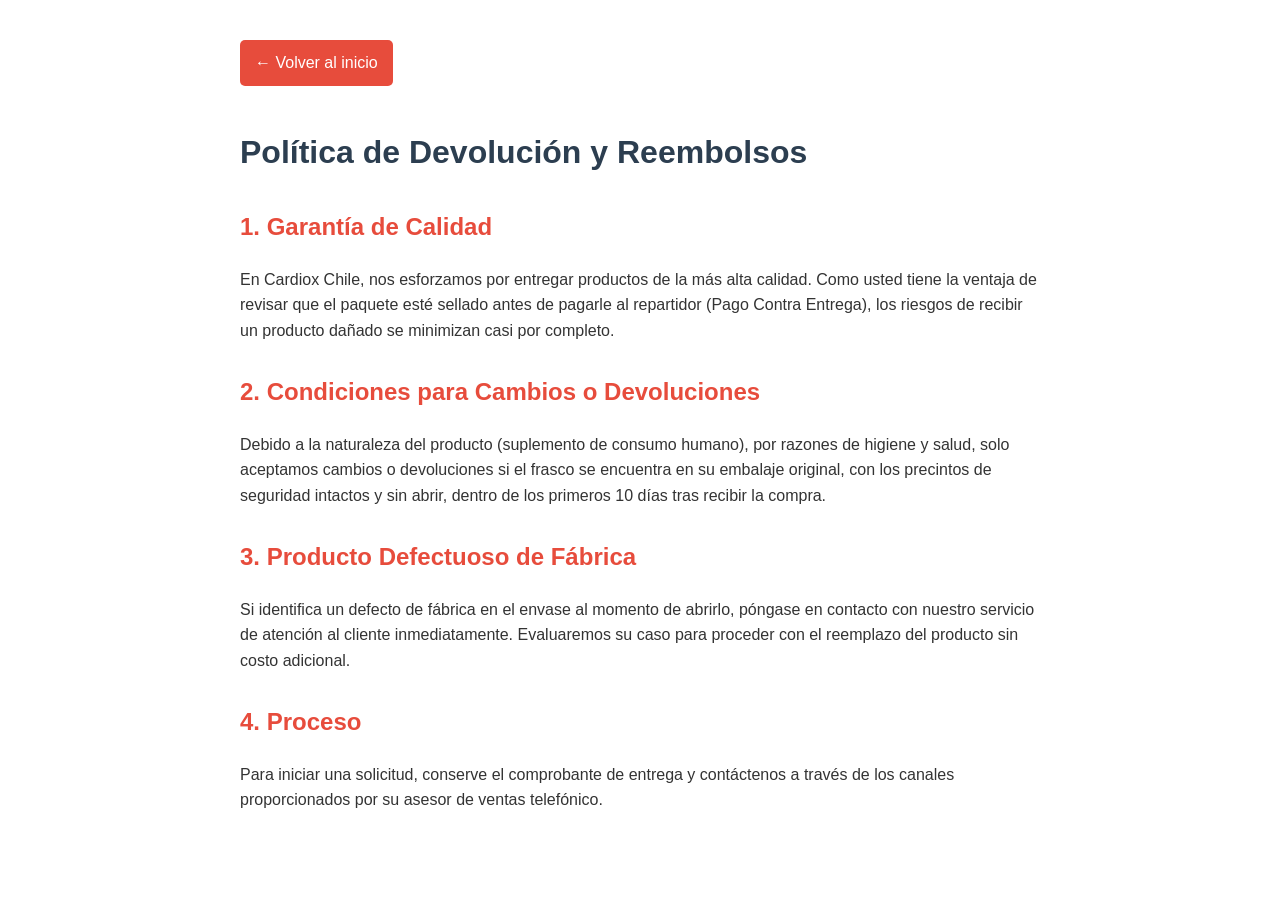
<file: politica-de-devolucion.html>
<!DOCTYPE html>
<html lang="es-CL">
<head>
    <meta charset="UTF-8">
    <meta name="viewport" content="width=device-width, initial-scale=1.0">
    <title>Política de Devolución | Cardiox Chile</title>
    <style>
        body { font-family: 'Roboto', sans-serif; line-height: 1.6; color: #333; max-width: 800px; margin: 0 auto; padding: 40px 20px; }
        h1 { color: #2c3e50; }
        h2 { color: #e74c3c; margin-top: 30px; }
        .back-btn { display: inline-block; margin-bottom: 20px; padding: 10px 15px; background: #e74c3c; color: #fff; border-radius: 5px; text-decoration: none; }
    </style>
</head>
<body>
    <a href="index.html" class="back-btn">← Volver al inicio</a>
    <h1>Política de Devolución y Reembolsos</h1>
    
    <h2>1. Garantía de Calidad</h2>
    <p>En Cardiox Chile, nos esforzamos por entregar productos de la más alta calidad. Como usted tiene la ventaja de revisar que el paquete esté sellado antes de pagarle al repartidor (Pago Contra Entrega), los riesgos de recibir un producto dañado se minimizan casi por completo.</p>
    
    <h2>2. Condiciones para Cambios o Devoluciones</h2>
    <p>Debido a la naturaleza del producto (suplemento de consumo humano), por razones de higiene y salud, solo aceptamos cambios o devoluciones si el frasco se encuentra en su embalaje original, con los precintos de seguridad intactos y sin abrir, dentro de los primeros 10 días tras recibir la compra.</p>
    
    <h2>3. Producto Defectuoso de Fábrica</h2>
    <p>Si identifica un defecto de fábrica en el envase al momento de abrirlo, póngase en contacto con nuestro servicio de atención al cliente inmediatamente. Evaluaremos su caso para proceder con el reemplazo del producto sin costo adicional.</p>
    
    <h2>4. Proceso</h2>
    <p>Para iniciar una solicitud, conserve el comprobante de entrega y contáctenos a través de los canales proporcionados por su asesor de ventas telefónico.</p>
</body>
</html>
</file>
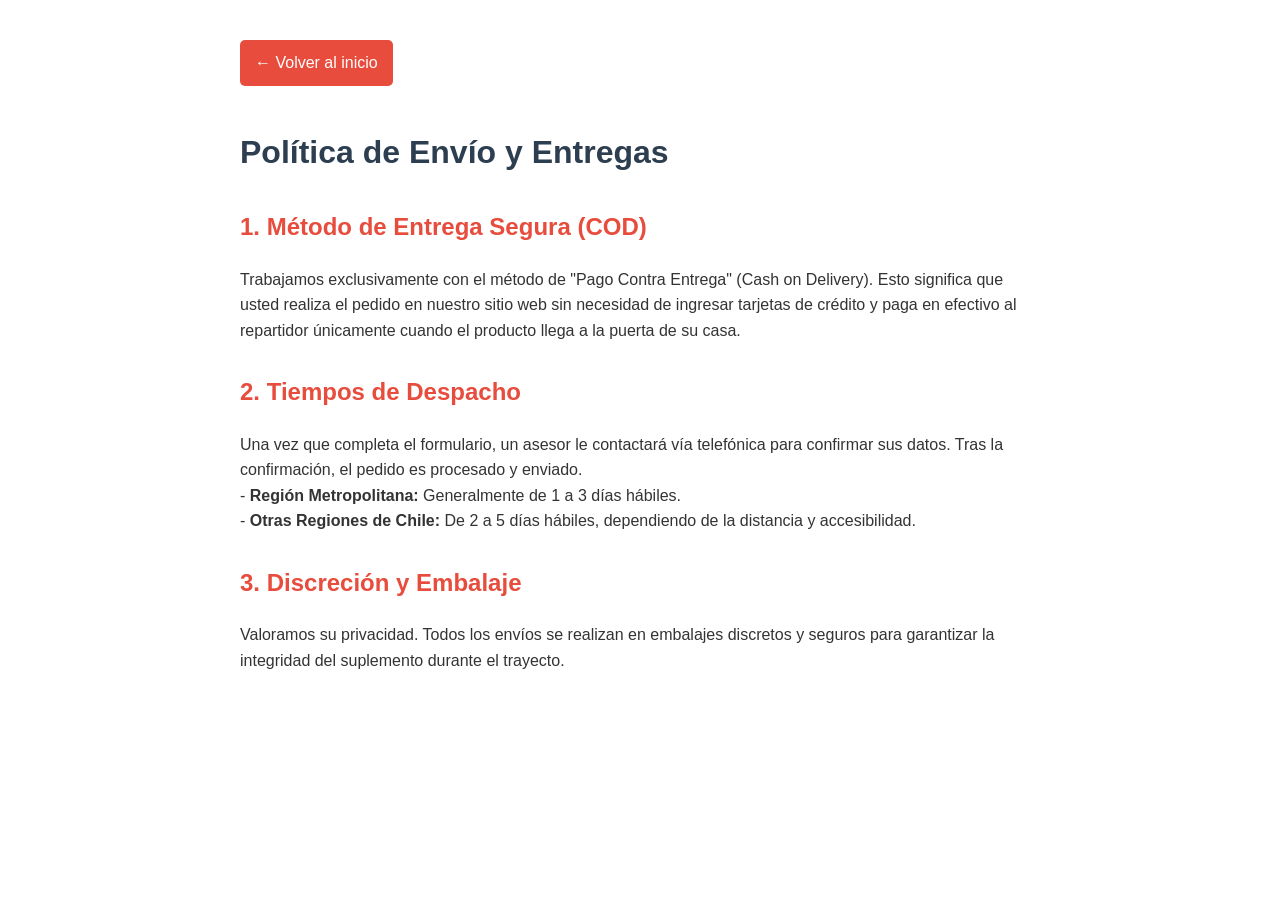
<file: politica-de-envio.html>
<!DOCTYPE html>
<html lang="es-CL">
<head>
    <meta charset="UTF-8">
    <meta name="viewport" content="width=device-width, initial-scale=1.0">
    <title>Política de Envío | Cardiox Chile</title>
    <style>
        body { font-family: 'Roboto', sans-serif; line-height: 1.6; color: #333; max-width: 800px; margin: 0 auto; padding: 40px 20px; }
        h1 { color: #2c3e50; }
        h2 { color: #e74c3c; margin-top: 30px; }
        .back-btn { display: inline-block; margin-bottom: 20px; padding: 10px 15px; background: #e74c3c; color: #fff; border-radius: 5px; text-decoration: none; }
    </style>
</head>
<body>
    <a href="index.html" class="back-btn">← Volver al inicio</a>
    <h1>Política de Envío y Entregas</h1>
    
    <h2>1. Método de Entrega Segura (COD)</h2>
    <p>Trabajamos exclusivamente con el método de "Pago Contra Entrega" (Cash on Delivery). Esto significa que usted realiza el pedido en nuestro sitio web sin necesidad de ingresar tarjetas de crédito y paga en efectivo al repartidor únicamente cuando el producto llega a la puerta de su casa.</p>
    
    <h2>2. Tiempos de Despacho</h2>
    <p>Una vez que completa el formulario, un asesor le contactará vía telefónica para confirmar sus datos. Tras la confirmación, el pedido es procesado y enviado.<br>
    - <strong>Región Metropolitana:</strong> Generalmente de 1 a 3 días hábiles.<br>
    - <strong>Otras Regiones de Chile:</strong> De 2 a 5 días hábiles, dependiendo de la distancia y accesibilidad.</p>
    
    <h2>3. Discreción y Embalaje</h2>
    <p>Valoramos su privacidad. Todos los envíos se realizan en embalajes discretos y seguros para garantizar la integridad del suplemento durante el trayecto.</p>
</body>
</html>
</file>
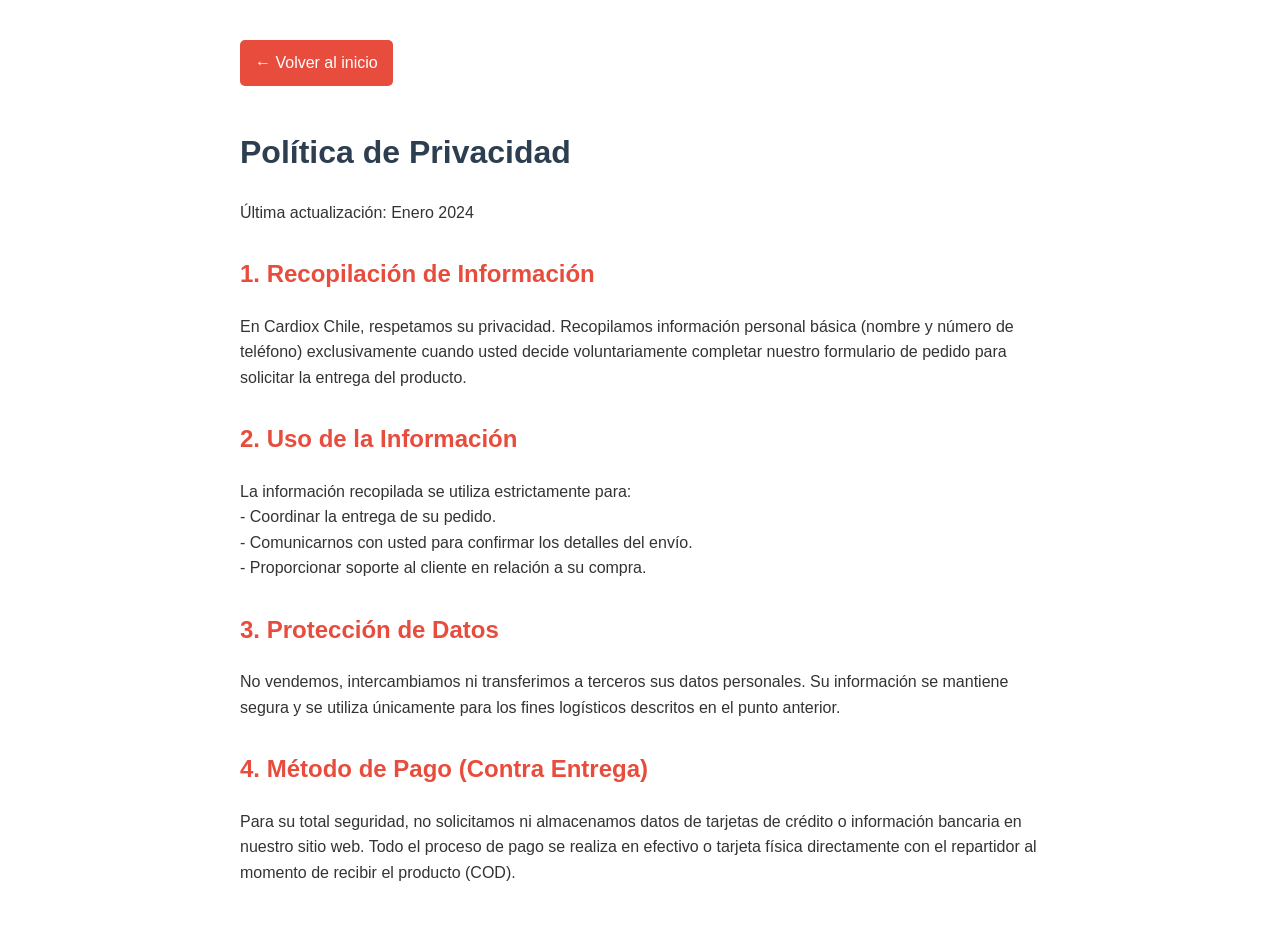
<file: politica-de-privacidad.html>
<!DOCTYPE html>
<html lang="es-CL">
<head>
    <meta charset="UTF-8">
    <meta name="viewport" content="width=device-width, initial-scale=1.0">
    <title>Política de Privacidad | Cardiox Chile</title>
    <style>
        body { font-family: 'Roboto', sans-serif; line-height: 1.6; color: #333; max-width: 800px; margin: 0 auto; padding: 40px 20px; }
        h1 { color: #2c3e50; }
        h2 { color: #e74c3c; margin-top: 30px; }
        a { color: #3498db; text-decoration: none; }
        .back-btn { display: inline-block; margin-bottom: 20px; padding: 10px 15px; background: #e74c3c; color: #fff; border-radius: 5px; }
    </style>
</head>
<body>
    <a href="index.html" class="back-btn">← Volver al inicio</a>
    <h1>Política de Privacidad</h1>
    <p>Última actualización: Enero 2024</p>
    
    <h2>1. Recopilación de Información</h2>
    <p>En Cardiox Chile, respetamos su privacidad. Recopilamos información personal básica (nombre y número de teléfono) exclusivamente cuando usted decide voluntariamente completar nuestro formulario de pedido para solicitar la entrega del producto.</p>
    
    <h2>2. Uso de la Información</h2>
    <p>La información recopilada se utiliza estrictamente para:<br>
    - Coordinar la entrega de su pedido.<br>
    - Comunicarnos con usted para confirmar los detalles del envío.<br>
    - Proporcionar soporte al cliente en relación a su compra.</p>
    
    <h2>3. Protección de Datos</h2>
    <p>No vendemos, intercambiamos ni transferimos a terceros sus datos personales. Su información se mantiene segura y se utiliza únicamente para los fines logísticos descritos en el punto anterior.</p>
    
    <h2>4. Método de Pago (Contra Entrega)</h2>
    <p>Para su total seguridad, no solicitamos ni almacenamos datos de tarjetas de crédito o información bancaria en nuestro sitio web. Todo el proceso de pago se realiza en efectivo o tarjeta física directamente con el repartidor al momento de recibir el producto (COD).</p>
</body>
</html>
</file>
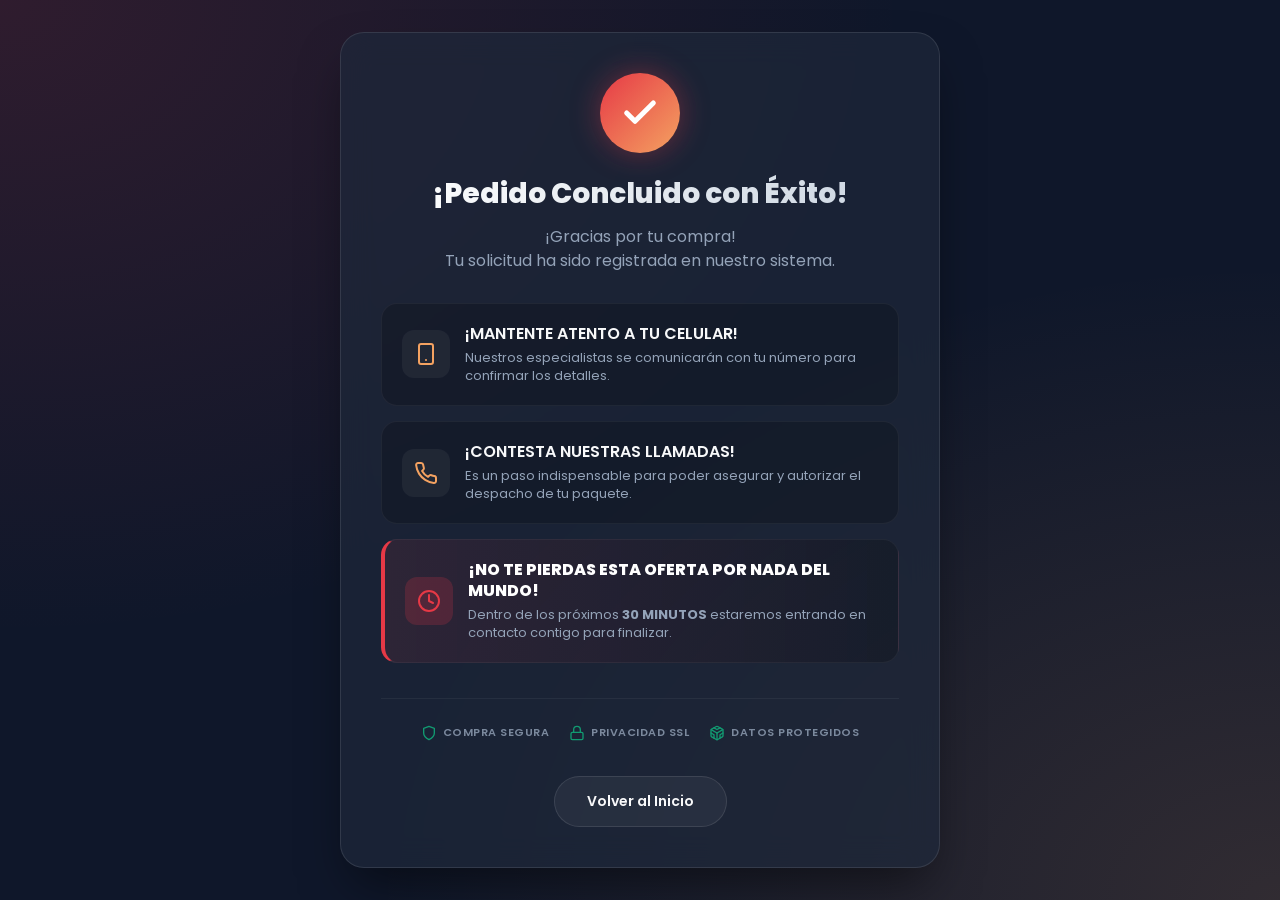
<file: success.html>
<!DOCTYPE html>
<html lang="es-CL">
<head>
    <meta charset="UTF-8">
    <meta name="viewport" content="width=device-width, initial-scale=1.0">
    <title>¡Pedido Confirmado! - Cardiox</title>
    <link rel="preconnect" href="https://fonts.googleapis.com">
    <link rel="preconnect" href="https://fonts.gstatic.com" crossorigin>
    <link href="https://fonts.googleapis.com/css2?family=Poppins:wght@300;400;600;800&display=swap" rel="stylesheet">
    <style>
        :root {
            --primary: #E63946; /* Vibrant Red for heart/urgent */
            --primary-glow: rgba(230, 57, 70, 0.4);
            --accent: #F4A261; /* Vibrant Orange/Golden */
            --bg-color: #0f172a; /* Deep Charcoal/Slate */
            --glass-bg: rgba(30, 41, 59, 0.7);
            --glass-border: rgba(255, 255, 255, 0.1);
            --text-light: #F8F9FA;
            --text-muted: #94A3B8;
        }

        * {
            margin: 0;
            padding: 0;
            box-sizing: border-box;
            font-family: 'Poppins', sans-serif;
        }

        body {
            background-color: var(--bg-color);
            background-image: 
                radial-gradient(at 0% 0%, rgba(230, 57, 70, 0.15) 0px, transparent 50%),
                radial-gradient(at 100% 100%, rgba(244, 162, 97, 0.15) 0px, transparent 50%);
            background-attachment: fixed;
            color: var(--text-light);
            min-height: 100vh;
            display: flex;
            align-items: center;
            justify-content: center;
            padding: 20px;
            overflow-x: hidden;
        }

        .container {
            max-width: 600px;
            width: 100%;
            background: var(--glass-bg);
            backdrop-filter: blur(16px);
            -webkit-backdrop-filter: blur(16px);
            border: 1px solid var(--glass-border);
            border-radius: 24px;
            padding: 40px;
            box-shadow: 0 25px 50px -12px rgba(0, 0, 0, 0.5);
            text-align: center;
            animation: slideUp 0.6s ease-out forwards;
        }

        @keyframes slideUp {
            from { opacity: 0; transform: translateY(30px); }
            to { opacity: 1; transform: translateY(0); }
        }

        .success-icon {
            width: 80px;
            height: 80px;
            background: linear-gradient(135deg, var(--primary), var(--accent));
            border-radius: 50%;
            display: flex;
            align-items: center;
            justify-content: center;
            margin: 0 auto 20px;
            box-shadow: 0 0 30px var(--primary-glow);
            animation: scaleIn 0.5s cubic-bezier(0.175, 0.885, 0.32, 1.275) forwards;
        }

        .success-icon svg {
            width: 40px;
            height: 40px;
            fill: none;
            stroke: white;
            stroke-width: 3;
            stroke-linecap: round;
            stroke-linejoin: round;
            stroke-dasharray: 100;
            stroke-dashoffset: 100;
            animation: drawCheck 0.6s ease-out 0.4s forwards;
        }

        @keyframes scaleIn {
            from { transform: scale(0); }
            to { transform: scale(1); }
        }

        @keyframes drawCheck {
            to { stroke-dashoffset: 0; }
        }

        h1 {
            font-size: 28px;
            font-weight: 800;
            margin-bottom: 10px;
            background: linear-gradient(to right, #fff, #cbd5e1);
            -webkit-background-clip: text;
            -webkit-text-fill-color: transparent;
        }

        p.subtitle {
            font-size: 16px;
            color: var(--text-muted);
            margin-bottom: 30px;
            line-height: 1.5;
        }

        .order-id {
            background: rgba(255, 255, 255, 0.05);
            padding: 10px 20px;
            border-radius: 12px;
            display: inline-block;
            font-size: 14px;
            color: #cbd5e1;
            margin-bottom: 30px;
            border: 1px dashed rgba(255,255,255,0.1);
        }

        .order-id span {
            font-weight: 600;
            color: var(--accent);
        }

        .triggers-container {
            text-align: left;
            display: flex;
            flex-direction: column;
            gap: 15px;
        }

        .trigger-card {
            background: rgba(0, 0, 0, 0.2);
            border: 1px solid rgba(255, 255, 255, 0.05);
            padding: 20px;
            border-radius: 16px;
            display: flex;
            align-items: center;
            gap: 15px;
            transition: transform 0.3s ease, background 0.3s ease;
        }

        .trigger-card:hover {
            transform: translateY(-2px);
            background: rgba(255, 255, 255, 0.03);
            border-color: rgba(255, 255, 255, 0.1);
        }

        .trigger-card.highlight {
            background: linear-gradient(to right, rgba(230, 57, 70, 0.1), rgba(0,0,0,0.2));
            border-left: 4px solid var(--primary);
        }

        .trigger-icon {
            width: 48px;
            height: 48px;
            min-width: 48px;
            background: rgba(255,255,255,0.05);
            border-radius: 12px;
            display: flex;
            align-items: center;
            justify-content: center;
        }
        
        .trigger-card.highlight .trigger-icon {
            background: rgba(230, 57, 70, 0.2);
        }

        .trigger-icon svg {
            width: 24px;
            height: 24px;
            fill: none;
            stroke: var(--accent);
            stroke-width: 2;
            stroke-linecap: round;
            stroke-linejoin: round;
        }

        .trigger-card.highlight .trigger-icon svg {
            stroke: var(--primary);
        }

        /* Animations */
        .pulse { animation: pulse 2s infinite; }
        .ring { animation: ring 2s infinite; }
        .spin-slow { animation: spin 4s linear infinite; }

        @keyframes pulse {
            0% { transform: scale(1); box-shadow: 0 0 0 0 rgba(244, 162, 97, 0.4); }
            70% { transform: scale(1.05); box-shadow: 0 0 0 10px rgba(244, 162, 97, 0); }
            100% { transform: scale(1); box-shadow: 0 0 0 0 rgba(244, 162, 97, 0); }
        }

        @keyframes ring {
            0% { transform: rotate(0); }
            10% { transform: rotate(15deg); }
            20% { transform: rotate(-10deg); }
            30% { transform: rotate(5deg); }
            40% { transform: rotate(-5deg); }
            50% { transform: rotate(0); }
            100% { transform: rotate(0); }
        }

        @keyframes spin {
            100% { transform: rotate(360deg); }
        }

        .trigger-text h3 {
            font-size: 16px;
            font-weight: 600;
            color: var(--text-light);
            line-height: 1.3;
        }
        
        .highlight .trigger-text h3 {
            color: #fff;
            font-weight: 800;
        }

        .trigger-text p {
            font-size: 13px;
            color: var(--text-muted);
            margin-top: 4px;
            line-height: 1.4;
        }

        .security-badges {
            display: flex;
            justify-content: center;
            gap: 20px;
            margin-top: 35px;
            flex-wrap: wrap;
            border-top: 1px solid rgba(255,255,255,0.05);
            padding-top: 25px;
        }

        .security-badges .badge {
            display: flex;
            align-items: center;
            gap: 6px;
            opacity: 0.8;
            transition: opacity 0.3s ease;
        }

        .security-badges .badge:hover {
            opacity: 1;
        }

        .security-badges .badge svg {
            width: 16px;
            height: 16px;
            stroke: #10b981; /* Emerald green for security */
        }

        .security-badges .badge span {
            font-size: 11px;
            color: var(--text-muted);
            font-weight: 600;
            text-transform: uppercase;
            letter-spacing: 0.5px;
        }

        .btn-home {
            display: inline-block;
            margin-top: 35px;
            padding: 14px 32px;
            background: rgba(255, 255, 255, 0.05);
            color: var(--text-light);
            text-decoration: none;
            border-radius: 30px;
            font-weight: 600;
            font-size: 14px;
            border: 1px solid rgba(255,255,255,0.1);
            transition: all 0.3s ease;
        }

        .btn-home:hover {
            background: rgba(255, 255, 255, 0.1);
            color: #fff;
        }

        @media (max-width: 480px) {
            .container { padding: 30px 20px; border-radius: 20px; }
            h1 { font-size: 24px; }
            .trigger-card { flex-direction: column; text-align: center; padding: 15px; }
            .trigger-icon { margin: 0 auto; }
            .trigger-card.highlight { border-left: none; border-top: 4px solid var(--primary); }
        }
    </style>

    <script type="text/javascript">
    (function(c,l,a,r,i,t,y){
        c[a]=c[a]||function(){(c[a].q=c[a].q||[]).push(arguments)};
        t=l.createElement(r);t.async=1;t.src="https://www.clarity.ms/tag/"+i;
        y=l.getElementsByTagName(r)[0];y.parentNode.insertBefore(t,y);
    })(window, document, "clarity", "script", "wxtbl3g81x");
</script>
</head>
<body>

    <div class="container">
        <div class="success-icon">
            <svg viewBox="0 0 24 24">
                <polyline points="20 6 9 17 4 12"></polyline>
            </svg>
        </div>
        
        <h1>¡Pedido Concluido con Éxito!</h1>
        <p class="subtitle">¡Gracias por tu compra!<br>Tu solicitud ha sido registrada en nuestro sistema.</p>

        <div class="order-id" id="orderBox" style="display: none;">
            ID de tu pedido: <span id="orderId"></span>
        </div>

        <div class="triggers-container">
            
            <!-- Trigger 1 -->
            <div class="trigger-card">
                <div class="trigger-icon pulse">
                    <svg viewBox="0 0 24 24">
                        <rect x="5" y="2" width="14" height="20" rx="2" ry="2"></rect>
                        <line x1="12" y1="18" x2="12.01" y2="18"></line>
                    </svg>
                </div>
                <div class="trigger-text">
                    <h3>¡MANTENTE ATENTO A TU CELULAR!</h3>
                    <p>Nuestros especialistas se comunicarán con tu número para confirmar los detalles.</p>
                </div>
            </div>

            <!-- Trigger 2 -->
            <div class="trigger-card">
                <div class="trigger-icon ring">
                    <svg viewBox="0 0 24 24">
                        <path d="M22 16.92v3a2 2 0 0 1-2.18 2 19.79 19.79 0 0 1-8.63-3.07 19.5 19.5 0 0 1-6-6 19.79 19.79 0 0 1-3.07-8.67A2 2 0 0 1 4.11 2h3a2 2 0 0 1 2 1.72 12.84 12.84 0 0 0 .7 2.81 2 2 0 0 1-.45 2.11L8.09 9.91a16 16 0 0 0 6 6l1.27-1.27a2 2 0 0 1 2.11-.45 12.84 12.84 0 0 0 2.81.7A2 2 0 0 1 22 16.92z"></path>
                    </svg>
                </div>
                <div class="trigger-text">
                    <h3>¡CONTESTA NUESTRAS LLAMADAS!</h3>
                    <p>Es un paso indispensable para poder asegurar y autorizar el despacho de tu paquete.</p>
                </div>
            </div>

            <!-- Trigger 3 -->
            <div class="trigger-card highlight">
                <div class="trigger-icon spin-slow">
                    <svg viewBox="0 0 24 24">
                        <circle cx="12" cy="12" r="10"></circle>
                        <polyline points="12 6 12 12 16 14"></polyline>
                    </svg>
                </div>
                <div class="trigger-text">
                    <h3>¡NO TE PIERDAS ESTA OFERTA POR NADA DEL MUNDO!</h3>
                    <p>Dentro de los próximos <strong>30 MINUTOS</strong> estaremos entrando en contacto contigo para finalizar.</p>
                </div>
            </div>

        </div>

        <div class="security-badges">
            <div class="badge">
                <svg viewBox="0 0 24 24" fill="none" stroke-width="2" stroke-linecap="round" stroke-linejoin="round">
                    <path d="M12 22s8-4 8-10V5l-8-3-8 3v7c0 6 8 10 8 10z"></path>
                </svg>
                <span>Compra Segura</span>
            </div>
            <div class="badge">
                <svg viewBox="0 0 24 24" fill="none" stroke-width="2" stroke-linecap="round" stroke-linejoin="round">
                    <rect x="3" y="11" width="18" height="11" rx="2" ry="2"></rect>
                    <path d="M7 11V7a5 5 0 0 1 10 0v4"></path>
                </svg>
                <span>Privacidad SSL</span>
            </div>
            <div class="badge">
                <svg viewBox="0 0 24 24" fill="none" stroke-width="2" stroke-linecap="round" stroke-linejoin="round">
                    <path d="M21 16V8a2 2 0 0 0-1-1.73l-7-4a2 2 0 0 0-2 0l-7 4A2 2 0 0 0 3 8v8a2 2 0 0 0 1 1.73l7 4a2 2 0 0 0 2 0l7-4A2 2 0 0 0 21 16z"></path>
                    <polyline points="7.5 4.21 12 6.81 16.5 4.21"></polyline>
                    <polyline points="7.5 19.79 7.5 14.6 3 12"></polyline>
                    <polyline points="21 12 16.5 14.6 16.5 19.79"></polyline>
                    <polyline points="3.27 6.96 12 12.01 20.73 6.96"></polyline>
                    <line x1="12" y1="22.08" x2="12" y2="12"></line>
                </svg>
                <span>Datos Protegidos</span>
            </div>
        </div>

        <a href="/" class="btn-home">Volver al Inicio</a>
    </div>

    <script>
        // Extract parameter to show order ID smoothly
        document.addEventListener("DOMContentLoaded", () => {
            const urlParams = new URLSearchParams(window.location.search);
            const orderId = urlParams.get('id');
            
            if (orderId) {
                document.getElementById('orderId').textContent = 'Nr. ' + orderId;
                document.getElementById('orderBox').style.display = 'inline-block';
            }
        });
    </script>
</body>
</html>
</file>
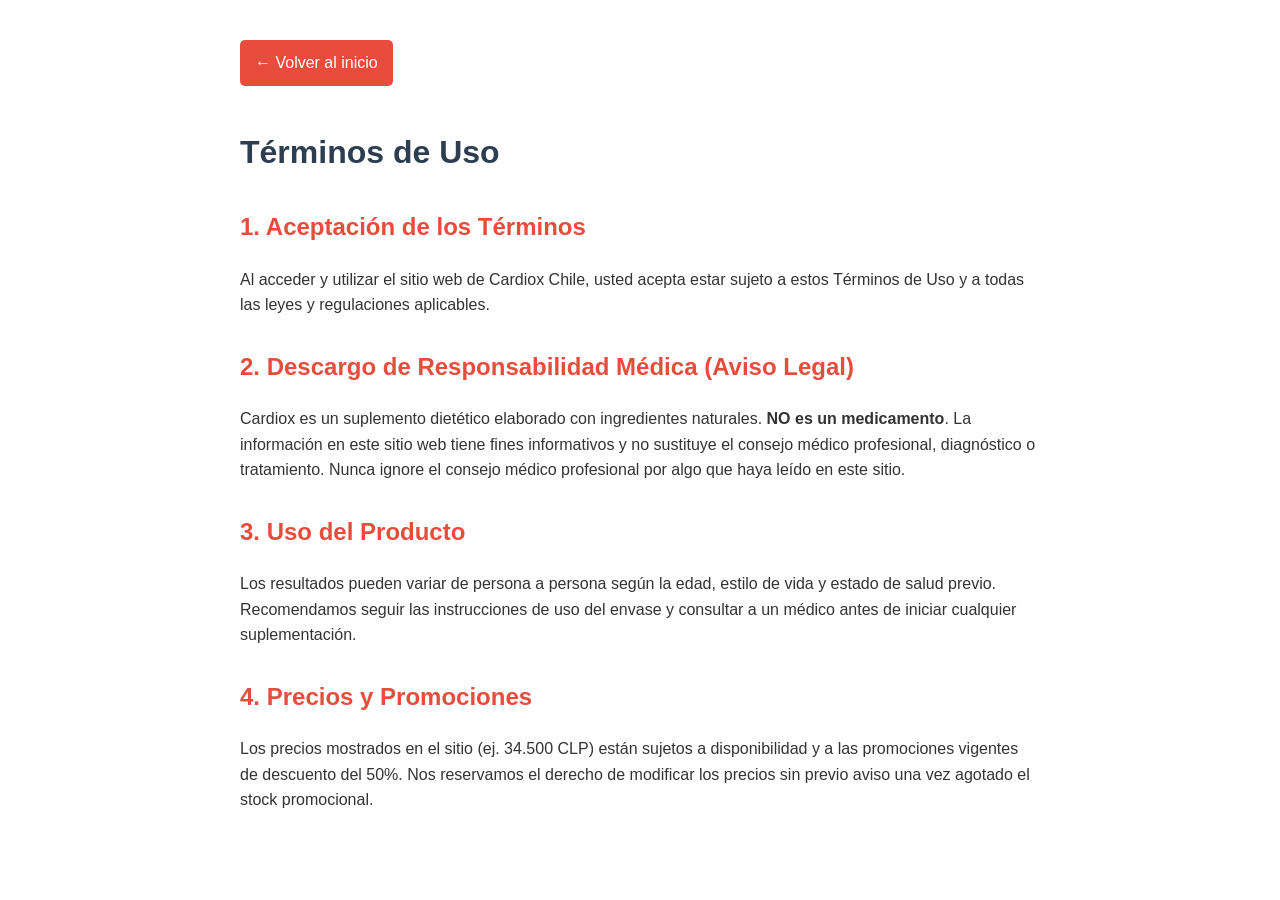
<file: terminos-de-uso.html>
<!DOCTYPE html>
<html lang="es-CL">
<head>
    <meta charset="UTF-8">
    <meta name="viewport" content="width=device-width, initial-scale=1.0">
    <title>Términos de Uso | Cardiox Chile</title>
    <style>
        body { font-family: 'Roboto', sans-serif; line-height: 1.6; color: #333; max-width: 800px; margin: 0 auto; padding: 40px 20px; }
        h1 { color: #2c3e50; }
        h2 { color: #e74c3c; margin-top: 30px; }
        .back-btn { display: inline-block; margin-bottom: 20px; padding: 10px 15px; background: #e74c3c; color: #fff; border-radius: 5px; text-decoration: none; }
    </style>
</head>
<body>
    <a href="index.html" class="back-btn">← Volver al inicio</a>
    <h1>Términos de Uso</h1>
    
    <h2>1. Aceptación de los Términos</h2>
    <p>Al acceder y utilizar el sitio web de Cardiox Chile, usted acepta estar sujeto a estos Términos de Uso y a todas las leyes y regulaciones aplicables.</p>
    
    <h2>2. Descargo de Responsabilidad Médica (Aviso Legal)</h2>
    <p>Cardiox es un suplemento dietético elaborado con ingredientes naturales. <strong>NO es un medicamento</strong>. La información en este sitio web tiene fines informativos y no sustituye el consejo médico profesional, diagnóstico o tratamiento. Nunca ignore el consejo médico profesional por algo que haya leído en este sitio.</p>
    
    <h2>3. Uso del Producto</h2>
    <p>Los resultados pueden variar de persona a persona según la edad, estilo de vida y estado de salud previo. Recomendamos seguir las instrucciones de uso del envase y consultar a un médico antes de iniciar cualquier suplementación.</p>
    
    <h2>4. Precios y Promociones</h2>
    <p>Los precios mostrados en el sitio (ej. 34.500 CLP) están sujetos a disponibilidad y a las promociones vigentes de descuento del 50%. Nos reservamos el derecho de modificar los precios sin previo aviso una vez agotado el stock promocional.</p>
</body>
</html>
</file>
<file: css/style.css>
/* ==========================================================================
   Author's custom styles
   ========================================================================== */
@import url('https://fonts.googleapis.com/css2?family=Roboto:wght@300;400&display=swap');


::-webkit-scrollbar-button {
    width: 3px;
    height: 0
}

::-webkit-scrollbar-track {
    background-color: #32312e;
    box-shadow: 0 0 3px #000 inset;
}

::-webkit-scrollbar-thumb {
    -webkit-border-radius: 5px;
    border-radius: 5px;
    background-color: #ff1403;
    box-shadow: 0 1px 1px #fff inset;
}

::-webkit-resizer {
    width: 3px;
    height: 0
}

::-webkit-scrollbar {
    width: 3px;
    height: 3px
}

select {
    -webkit-appearance: none;
    -moz-appearance: none;
    appearance: none;
}

select::-ms-expand {
    display: none;
}

a {
    text-decoration: none;
}

ul {
    padding: 0;
    margin: 0;
}

ul li {
    list-style-type: none;
}

h1, h2, h3, h4, h5, h6 {
    line-height: 1;
    font-weight: bold;
    margin: 0;
}

.obj {
    position: absolute;
    z-index: 1;
}

.img_box img, .obj img {
    width: 100%;
}

.m-0 {
    margin: 0;
}

.p-0 {
    padding: 0;
}

.dflex {
    display: -webkit-box;
    display: -webkit-flex;
    display: -ms-flexbox;
    display: flex;
}

main {
    overflow: hidden;
}

body {
    font-family: 'Roboto', sans-serif;
    line-height: 1.2;
    margin: 0;
    padding: 0;
}

.preloader-background {
    display: flex;
    align-items: center;
    justify-content: center;
    background-color: #020a05;
    position: fixed;
    z-index: 99999;
    top: 0;
    left: 0;
    right: 0;
    bottom: 0;
}

.spinner-blue, .spinner-blue-only {
    border-color: #ab0002;
}

section {
    padding: 70px 0;
}

.container {
    position: relative;
}

header {
    padding: 20px 0;
    background: #454343;
}

.headerContent {
    display: -webkit-box;
    display: -webkit-flex;
    display: -ms-flexbox;
    display: flex;
    align-items: center;
    justify-content: space-between;
}

.logoBox {
    align-self: flex-start;
    width: 197px;
}

.headerContent-items,
.headerItem {
    display: -webkit-box;
    display: -webkit-flex;
    display: -ms-flexbox;
    display: flex;
    align-items: center;
    justify-content: center;
}

.headerItem {
    margin: 0 20px;
}

.headerItem-text {
    font-size: 16px;
    color: #edb72b;
    margin: 0 10px;
}

.headerButton {
    max-width: 290px;
    font-size: 20px;
    font-weight: 400;
    text-align: center;
    color: #ffffff;
    cursor: pointer;
    border: 2px solid #edb72b;
    padding: 8px 12px;
    -moz-border-radius: 10px;
    -webkit-border-radius: 10px;
    -khtml-border-radius: 10px;
    border-radius: 10px;
}

.block_01 {
    padding-bottom: 95px;
    background: #2c1a23 url('../img/bg_01.jpg') no-repeat center;
    background-size: cover;
}

.block_01-title {
    font-size: 46px;
    font-weight: 700;
    text-align: center;
    color: #ffffff;
    margin-bottom: 20px;
}

.block_01-subtitle {
    font-size: 26px;
    font-weight: 400;
    text-align: center;
    color: #ffffff;
    margin-bottom: 40px;
}

.plusesItem {
    align-items: center;
    margin-bottom: 30px;
}

.plusesItem-icon {
    min-width: 82px;
    margin-right: 10px;
}

.plusesItem-text {
    font-size: 18px;
    line-height: 1.3;
    color: #ffffff;
}

.productBox {
    position: relative;
    max-width: 245px;
    margin: 0 auto;
}

.saleBox {
    width: 100px;
    right: -5px;
    top: -35px;
    font-size: 22px;
    line-height: 1;
    text-align: center;
    color: #ffffff;
    padding: 15px 10px 35px;
    background: url('../img/sale.png') no-repeat center;
    background-size: contain;
}

.saleBox span {
    font-size: 28px;
}

.formBox {
    max-width: 320px;
    padding: 4px;
    background: #fff;
    -moz-border-radius: 10px;
    -webkit-border-radius: 10px;
    -khtml-border-radius: 10px;
    border-radius: 10px;
}

.formBox-header {
    align-items: center;
    border-top-left-radius: 8px;
    border-top-right-radius: 8px;
    padding: 10px 15px 10px;
    background: #b58dc1;
}

.formBox-header__text {
    font-size: 16px;
    color: #ffffff;
    padding-right: 25px;
}

.formBox-header__count {
    justify-content: center;
    min-width: 85px;
    min-height: 85px;
    font-size: 32px;
    font-weight: 300;
    text-align: center;
    color: #000000;
    -moz-border-radius: 50%;
    -webkit-border-radius: 50%;
    -khtml-border-radius: 50%;
    border-radius: 50%;
    background: #fff;
}

.formBox-header__count b {
    font-size: 13px;
    font-weight: 300;
}

.formBox-content {
    padding: 8px 16px;
}

.priceBox {
    align-items: flex-end;
}

.priceBox-item {
    flex: 0 0 50%;
    align-items: center;
    justify-content: space-between;
}

.oldPrice {
    color: #000000;
}

.newPrice {
    text-align: right;
    color: #db0000;
}

.priceBox-title {
    font-size: 16px;
    margin-bottom: 10px;
}

.priceBox-info {
    font-size: 24px;
    font-weight: 700;
}

.oldPrice .priceBox-info {
    text-decoration: line-through;
}

.orderForm {
    margin-top: 20px;
}

.customSelect {
    outline: none;
    margin-bottom: 20px;
    background: url('../img/custom_select.png') no-repeat 95% 20px;
}

.input-field label:not(.label-icon).active {
    -webkit-transform: translateY(-14px) scale(0.8);
    transform: translateY(-14px) scale(0.8);
    -webkit-transform-origin: 0 0;
    transform-origin: 0 0;
}

input:not([type]),
input[type=text]:not(.browser-default),
input[type=password]:not(.browser-default),
input[type=email]:not(.browser-default),
input[type=url]:not(.browser-default),
input[type=time]:not(.browser-default),
input[type=date]:not(.browser-default),
input[type=datetime]:not(.browser-default),
input[type=datetime-local]:not(.browser-default),
input[type=tel]:not(.browser-default),
input[type=number]:not(.browser-default),
input[type=search]:not(.browser-default),
textarea.materialize-textarea {
    height: 2.5rem;
    box-sizing: border-box;
    color: #a8788e;
    margin-bottom: 5px;
}

input:not([type]):focus:not([readonly]),
input[type=text]:not(.browser-default):focus:not([readonly]),
input[type=password]:not(.browser-default):focus:not([readonly]),
input[type=email]:not(.browser-default):focus:not([readonly]),
input[type=url]:not(.browser-default):focus:not([readonly]),
input[type=time]:not(.browser-default):focus:not([readonly]),
input[type=date]:not(.browser-default):focus:not([readonly]),
input[type=datetime]:not(.browser-default):focus:not([readonly]),
input[type=datetime-local]:not(.browser-default):focus:not([readonly]),
input[type=tel]:not(.browser-default):focus:not([readonly]),
input[type=number]:not(.browser-default):focus:not([readonly]),
input[type=search]:not(.browser-default):focus:not([readonly]),
textarea.materialize-textarea:focus:not([readonly]) {
    border-bottom: 1px solid #a8788e;
    -webkit-box-shadow: 0 1px 0 0 #a8788e;
    box-shadow: 0 1px 0 0 #a8788e;
}

input:not([type]):focus:not([readonly]) + label,
input[type=text]:not(.browser-default):focus:not([readonly]) + label,
input[type=password]:not(.browser-default):focus:not([readonly]) + label,
input[type=email]:not(.browser-default):focus:not([readonly]) + label,
input[type=url]:not(.browser-default):focus:not([readonly]) + label,
input[type=time]:not(.browser-default):focus:not([readonly]) + label,
input[type=date]:not(.browser-default):focus:not([readonly]) + label,
input[type=datetime]:not(.browser-default):focus:not([readonly]) + label,
input[type=datetime-local]:not(.browser-default):focus:not([readonly]) + label,
input[type=tel]:not(.browser-default):focus:not([readonly]) + label,
input[type=number]:not(.browser-default):focus:not([readonly]) + label,
input[type=search]:not(.browser-default):focus:not([readonly]) + label,
textarea.materialize-textarea:focus:not([readonly]) + label {
    color: #a8788e;
}

.customBtn {
    width: 100%;
    height: 46px;
    line-height: 46px;
    margin-top: 20px;
}

.block_02 {
    padding-bottom: 50px;
    background: #eee;
}

.objBox1 {
    z-index: 1;
    width: 100%;
    max-width: 512px;
    right: -80px;
    bottom: -53px;
}

.block_02-title {
    position: relative;
    z-index: 2;
    font-size: 36px;
    font-weight: 700;
    margin-bottom: 20px;
}

.block_02-title span {
    display: block;
}

.symptomBox {
    position: relative;
    z-index: 2;
    flex-wrap: wrap;
}

.symptomBox-item {
    flex: 0 0 50%;
    align-items: center;
    margin-bottom: 25px;
    padding-right: 20px;
}

.symptomItem-icon {
    max-width: 38px;
    margin-right: 15px;
}

.symptomItem-text {
    font-size: 16px;
    font-weight: 300;
}

.block_02 .bannerBox {
    position: relative;
    z-index: 2;
    max-width: 60%;
    margin: 40px auto 0;
}

.bannerBox-title {
    font-size: 26px;
    font-weight: 700;
    text-align: center;
    text-transform: uppercase;
    margin-bottom: 10px;
}

.bannerBox-text {
    font-size: 20px;
    font-weight: 500;
    text-align: center;
    border: 8px solid #edb72b;
    padding: 10px 20px;
    -moz-border-radius: 10px;
    -webkit-border-radius: 10px;
    -khtml-border-radius: 10px;
    border-radius: 10px;
}

.bannerBox-text span {
    display: block;
}

.block_03-title {
    font-size: 36px;
    font-weight: 700;
    text-align: center;
    margin-bottom: 30px;
}

.block_03-subtitle {
    font-size: 20px;
    font-weight: 300;
    margin-bottom: 40px;
}

.block_04 {
    padding: 30px 0;
    height: auto;
    min-height: 275px;
}

.block_04-title {
    font-size: 36px;
    font-weight: 700;
    color: #ffffff;
    margin-bottom: 20px;
}

.block_04-text {
    font-size: 20px;
    font-weight: 300;
    line-height: 1.3;
    color: #ffffff;
}

.block_05 {
    background: #f4ecf1;
}

.block_05-title {
    font-size: 36px;
    font-weight: 700;
    text-align: center;
    margin-bottom: 40px;
}

.causesBox {
    flex-wrap: wrap;
    justify-content: space-around;
}

.causesBox-item {
    flex: 0 0 33%;
    text-align: center;
    padding: 0 30px;
    margin-bottom: 25px;
}

.causesBox-icon {
    display: block;
    width: 121px;
    margin: 0 auto 20px;
}

.causesBox-title {
    font-size: 24px;
    line-height: 1;
    font-weight: 700;
    margin-bottom: 5px;
}

.causesBox-text {
    font-size: 22px;
    font-weight: 300;
}

.block_06 {
    overflow: hidden;
}

.objBox2 {
    z-index: 1;
    width: 333px;
    left: 0;
    bottom: -74px;
}

.block_06-title {
    position: relative;
    z-index: 2;
    font-size: 36px;
    font-weight: 700;
    margin-bottom: 30px;
}

.block_06-text {
    position: relative;
    z-index: 2;
    font-size: 22px;
    font-weight: 300;
}

.expertName {
    position: relative;
    z-index: 2;
    font-size: 22px;
    font-weight: 700;
    margin-top: 40px;
}

.expertName span {
    display: block;
}

.block_07 {
    background: #2c1a23 url('../img/bg_01.jpg') no-repeat center;
    background-size: cover;
}

.customForm {
    flex-wrap: wrap;
    position: relative;
    padding: 20px 25px;
    background: #fff;
    -moz-border-radius: 10px;
    -webkit-border-radius: 10px;
    -khtml-border-radius: 10px;
    border-radius: 10px;
}

.customForm-item {
    position: relative;
    flex: 0 0 33%;
}

.customForm .productBox {
    margin: -50px auto 0;
}

.objArrow {
    z-index: 10;
    width: 50px!important;
    bottom: 30px;
    right: 10px;
}

.customForm-title {
    font-size: 18px;
    font-weight: 700;
    text-transform: uppercase;
    text-align: center;
    margin-bottom: 10px;
}

.customForm .saleBox {
    width: 120px;
    font-size: 24px;
    margin: -50px auto 10px;
    padding: 20px 10px 45px;
}

.customForm .saleBox span {
    font-size: 34px;
}

.customForm-header {
    align-items: center;
    margin-bottom: 25px;
}

.customForm .formBox-header__count {
    font-weight: 700;
    font-style: italic;
    background: #ae8ac0;
}

.customForm .formBox-header__text {
    color: #000000;
}

.block_08-title {
    font-size: 36px;
    font-weight: 700;
    text-align: center;
    margin-bottom: 30px;
}

.block_08 .bannerBox-text {
    line-height: 1.3;
    font-weight: 300;
    text-align: left;
    border: 3px solid #edb72b;
    margin-bottom: 30px;
}

.resultBox {
    justify-content: space-between;
}

.resultBox-item {
    flex: 0 0 49%;
    padding: 18px 22px 70px;
    -moz-border-radius: 15px;
    -webkit-border-radius: 15px;
    -khtml-border-radius: 15px;
    border-radius: 15px;
    background: -moz-linear-gradient(top, rgba(140,140,140,1) 0%, rgba(140,140,140,1) 69%, rgba(140,140,140,0) 100%);
    background: -webkit-linear-gradient(top, rgba(140,140,140,1) 0%,rgba(140,140,140,1) 69%,rgba(140,140,140,0) 100%);
    background: linear-gradient(to bottom, rgba(140,140,140,1) 0%,rgba(140,140,140,1) 69%,rgba(140,140,140,0) 100%);
    filter: progid:DXImageTransform.Microsoft.gradient( startColorstr='#8c8c8c', endColorstr='#008c8c8c',GradientType=0 );
}

.resultBox-item:last-of-type {
    background: -moz-linear-gradient(top, rgba(195,150,179,1) 0%, rgba(195,150,179,1) 69%, rgba(195,150,179,0) 100%);
    background: -webkit-linear-gradient(top, rgba(195,150,179,1) 0%,rgba(195,150,179,1) 69%,rgba(195,150,179,0) 100%);
    background: linear-gradient(to bottom, rgba(195,150,179,1) 0%,rgba(195,150,179,1) 69%,rgba(195,150,179,0) 100%);
    filter: progid:DXImageTransform.Microsoft.gradient( startColorstr='#c396b3', endColorstr='#00c396b3',GradientType=0 );
}

.resultBox-title {
    font-size: 38px;
    font-weight: 700;
    text-align: center;
    text-transform: uppercase;
    color: #ffffff;
    margin-bottom: 20px;
}

.resultBox-image {
    width: 222px;
    margin: 0 auto 30px;
}

.resultBox-info {
    font-size: 22px;
    font-weight: 700;
    color: #ffffff;
    justify-content: space-between;
    align-items: center;
}

.resultBox-percent {
    flex: 0 0 20%;
    text-align: center;
    border-left: 2px dashed #fff;
    padding: 15px 0;
    margin: 2px 0;
}

.block_09 {
    padding: 0;
}

.block_09-title {
    font-size: 36px;
    font-weight: 700;
    text-align: center;
    margin-bottom: 40px;
}

.reviewItem {
    margin-bottom: 35px;
}

.reviewItem-avatar {
    flex: 0 0 165px;
    margin-right: 20px;
    -moz-border-radius: 50%;
    -webkit-border-radius: 50%;
    -khtml-border-radius: 50%;
    border-radius: 50%;
}

.reviewItem-avatar img {
    display: block;
    -moz-border-radius: 50%;
    -webkit-border-radius: 50%;
    -khtml-border-radius: 50%;
    border-radius: 50%;
}

.reviewItem-text {
    font-size: 20px;
    font-weight: 300;
    line-height: 1.4;
}

.authorName {
    display: block;
    font-weight: 700;
    text-align: right;
    margin-top: 20px;
}

.block_10-title {
    font-size: 36px;
    font-weight: 700;
    text-align: center;
    margin-bottom: 40px;
}

.productBonus {
    flex-wrap: wrap;
    justify-content: space-around;
}

.bonusItem {
    flex: 0 0 35%;
    margin-bottom: 50px;
}

.bonusItem-icon {
    width: 111px;
    margin: 0 auto 20px;
}

.bonusItem-title {
    font-size: 26px;
    font-weight: 700;
    margin-bottom: 5px;
}

.bonusItem-text {
    font-size: 26px;
    font-weight: 300;
    line-height: 1.3;
}

.block_11 {
    padding: 0 0 20px;
}

.howToUse {
    position: relative;
    border: 10px solid #edb72b;
    padding: 50px 40px;
    -moz-border-radius: 10px;
    -webkit-border-radius: 10px;
    -khtml-border-radius: 10px;
    border-radius: 10px;
}

.howToUse-content {
    position: relative;
    z-index: 2;
    flex: 0 0 60%;
}

.howToUse-title {
    font-size: 36px;
    font-weight: 700;
    margin-bottom: 20px;
}

.howToUse-text {
    font-size: 22px;
    font-weight: 300;
    line-height: 1.3;
}

.block_12 {
    background: #2c1a23 url('../img/bg_01.jpg') no-repeat center;
    background-size: cover;
}

.objBox3 {
    z-index: 1;
    width: 350px;
    bottom: -54px;
    right: 20px;
}


@media screen and (min-width: 992px) and (max-width: 1360px) {

    .container {
        width: 90%;
    }

}

@media screen and (max-width: 1200px) {

    .objBox1 {
        right: -180px;
    }

    .objBox2 {
        left: -145px;
    }

    .objBox3 {
        right: -40px;
    }

}

@media screen and (max-width: 992px) {

    .headerContent {
        flex-wrap: wrap;
        justify-content: space-around;
    }

    .headerContent-items {
        order: 3;
        margin-top: 30px;
    }

    .objBox1 {
        opacity: .2;
    }

    .block_01-title {
        font-size: 36px;
    }

    .block_02 .bannerBox {
        max-width: 80%;
    }

    .causesBox-item {
        flex: 0 0 50%;
    }

    .objBox2 {
        opacity: .2;
        width: 400px;
        left: inherit;
        right: 0;
    }

    .customForm-item {
        flex: 0 0 100%;
    }

    .customForm-item:nth-child(2) {
        position: absolute;
        left: -200px;
        bottom: 0;
    }

    .customForm .priceBox {
        margin-bottom: 20px;
    }

    .block_04-title, .block_02-title {
        font-size: 30px;
    }

    .resultBox-title {
        font-size: 30px;
    }

    .resultBox-info {
        font-size: 18px;
    }

    .resultBox-percent {
        flex: 0 0 25%;
    }

    .bonusItem {
        flex: 0 0 45%;
    }

    .howToUse-content {
        flex: 0 0 100%;
    }

    .objBox3 {
        opacity: .3;
    }

}

@media screen and (max-width: 639px) {

    section {
        padding: 40px 0;
    }

    .logoBox {
        margin-bottom: 30px;
    }

    .headerItem {
        flex: 0 0 50%;
        margin: 0;
    }

    .block_01-title {
        font-size: 30px;
    }

    .formBox {
        margin: 0 auto;
    }

    .block_02-title, .block_03-title,
    .block_05-title, .block_08-title,
    .block_09-title, .block_10-title {
        font-size: 24px;
    }

    .symptomBox-item {
        flex: 0 0 100%;
        padding: 0;
    }

    .block_02 .bannerBox {
        max-width: 100%;
    }

    .block_04 {
        height: inherit;
    }

    .causesBox-item {
        flex: 0 0 100%;
        padding: 0 15px;
    }

    .customForm-item:nth-child(2) {
        position: relative;
        left: inherit;
    }

    .customForm .productBox {
        margin: 20px auto;
    }

    .objArrow {
        right: inherit;
        left: 10%;
        bottom: 0;
        -moz-transform: rotate(90deg);
        -webkit-transform: rotate(90deg);
        -o-transform: rotate(90deg);
        -ms-transform: rotate(90deg);
        transform: rotate(90deg);
    }

    .resultBox {
        flex-wrap: wrap;
    }

    .resultBox-item {
        flex: 0 0 100%;
    }

    .reviewItem {
        flex-wrap: wrap;
        justify-content: center;
    }

    .bonusItem {
        flex: 0 0 100%;
    }

    .bonusItem-title {
        font-size: 22px;
    }

    .bonusItem-text {
        font-size: 20px;
    }

    .howToUse {
        padding: 25px 20px;
    }

    .howToUse-title {
        font-size: 28px;
    }

    .howToUse-text {
        font-size: 20px;
    }

}
</file>
